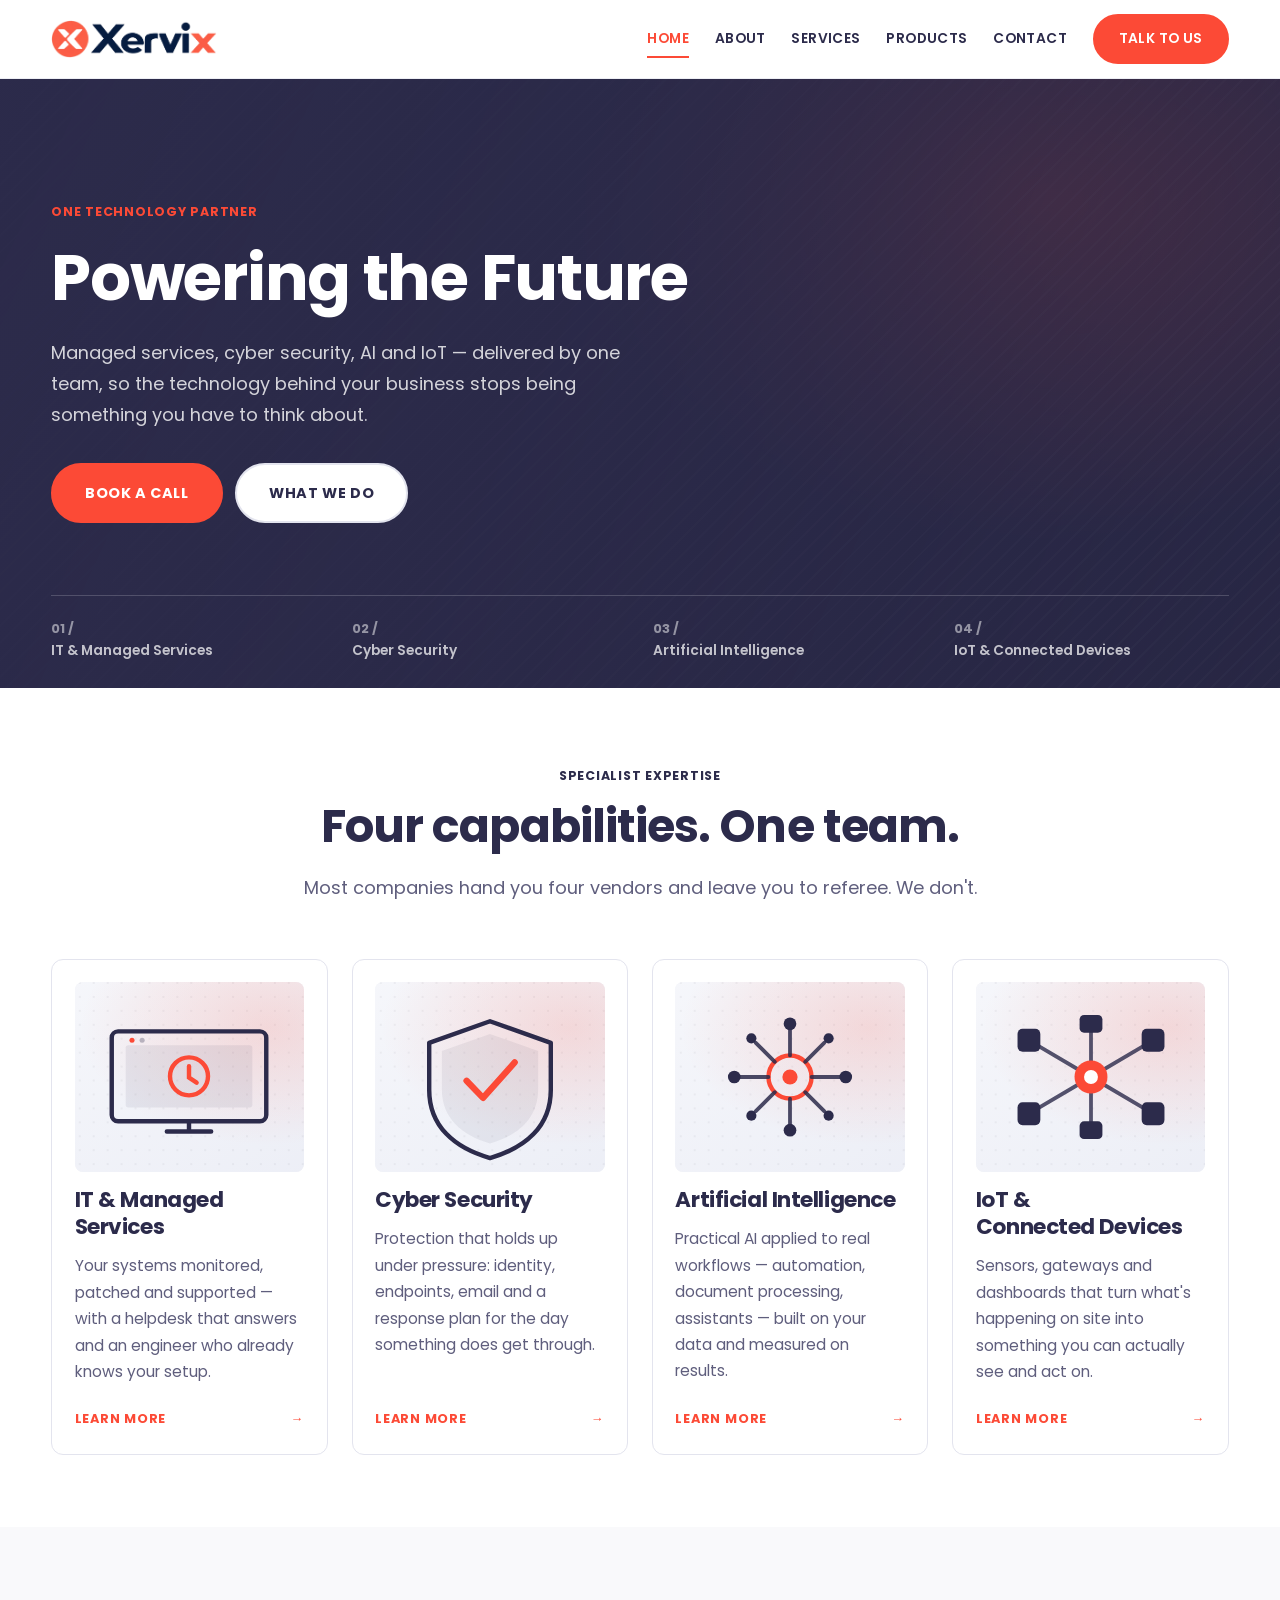
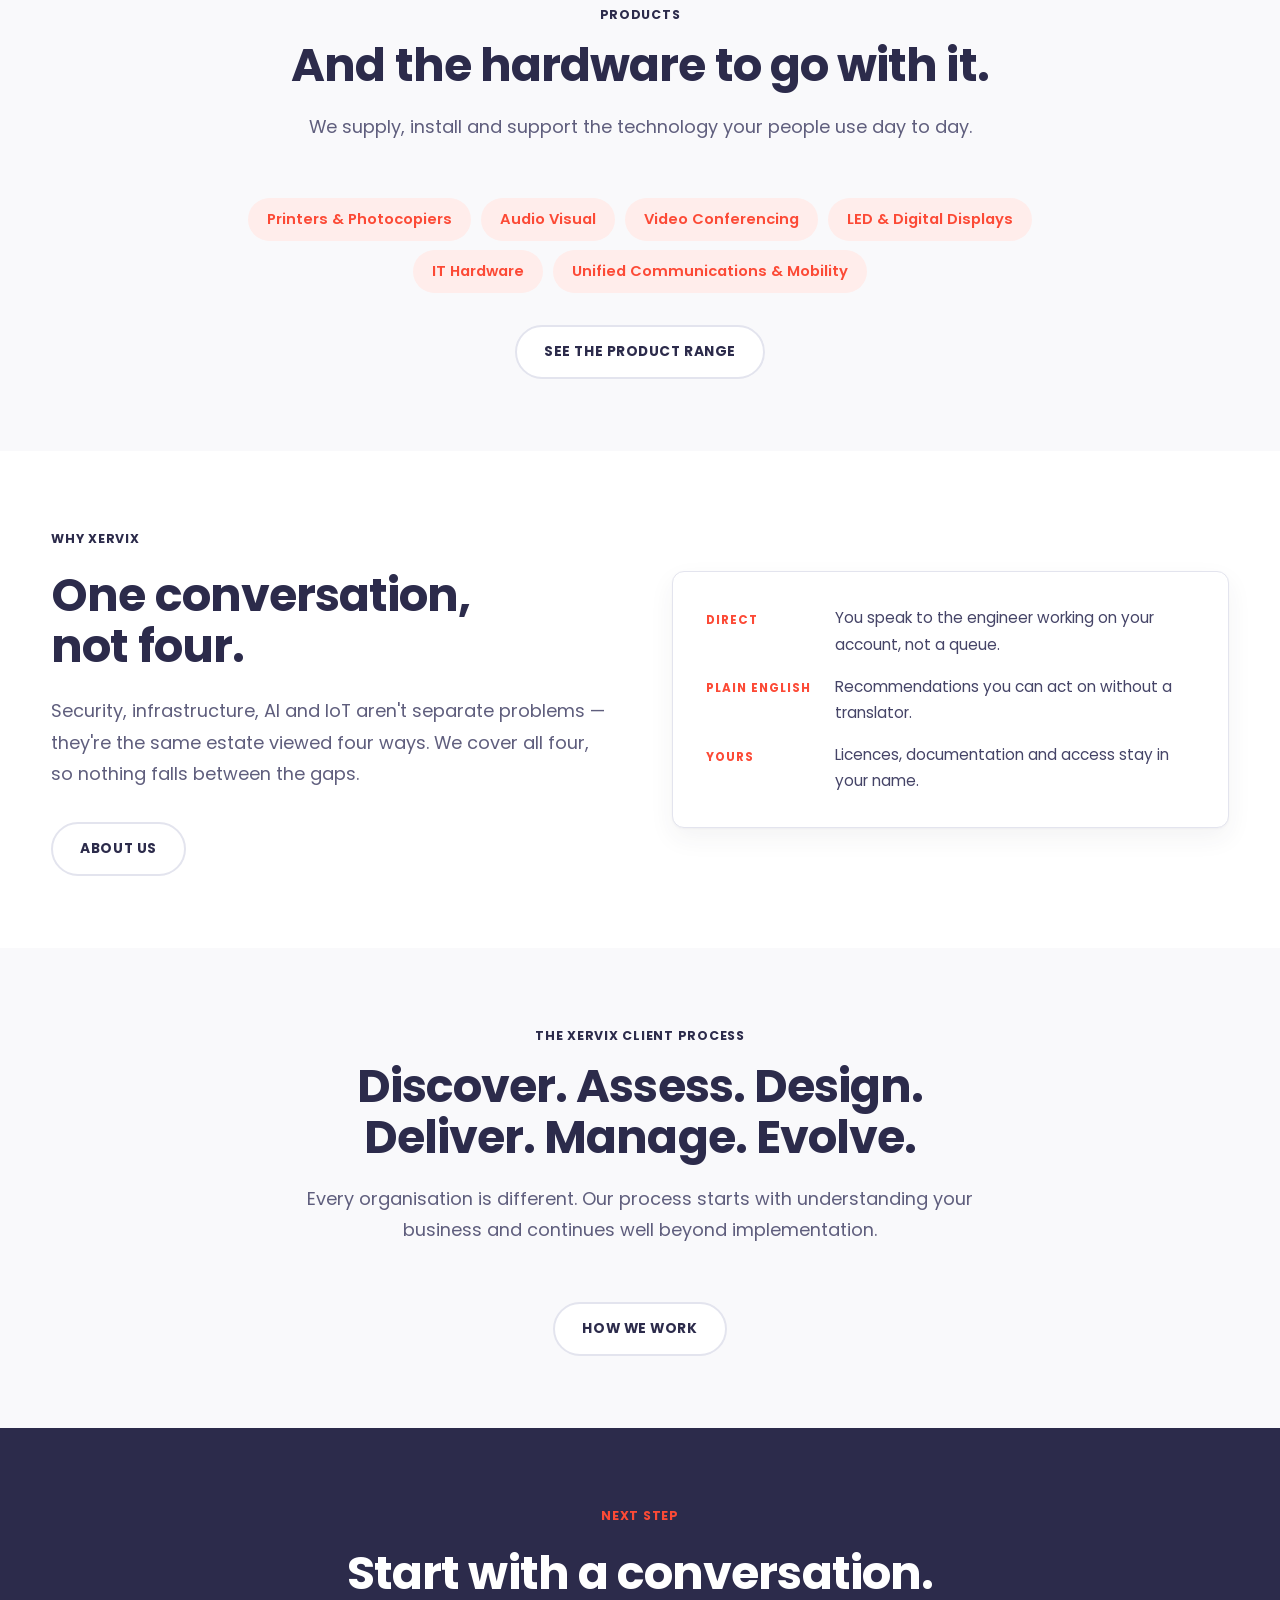
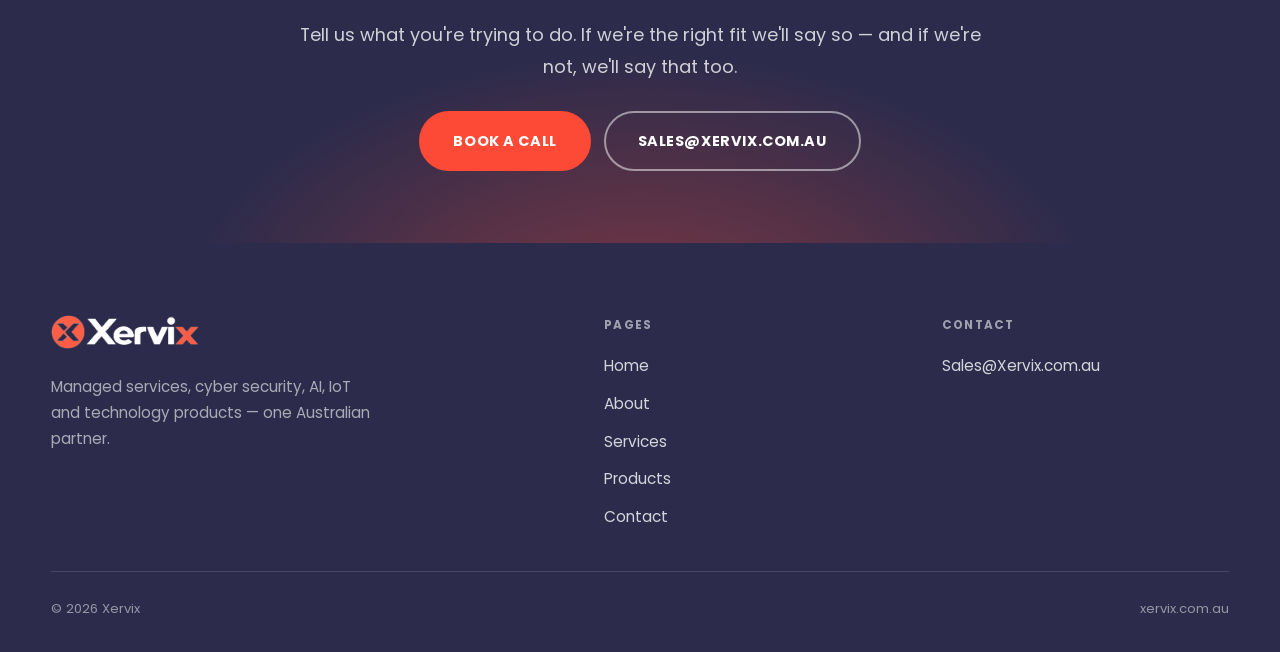
<file: index.html>
<!doctype html>
<html lang="en">
<head>
<meta charset="utf-8">
<meta name="viewport" content="width=device-width, initial-scale=1">
<title>Xervix — Managed Services, Cyber Security, AI &amp; IoT</title>
<meta name="description" content="Xervix partners with Australian organisations to deliver managed IT, cyber security, AI and IoT — plus printers, AV, displays and IT hardware. Technology built around your business.">
<link rel="canonical" href="https://www.xervix.com.au/">
<meta name="robots" content="index, follow">
<meta name="theme-color" content="#2c2b4b">

<meta property="og:type" content="website">
<meta property="og:title" content="Xervix — Managed Services, Cyber Security, AI &amp; IoT">
<meta property="og:description" content="A technology company delivering IT and managed services, cyber security, and AI and IoT solutions.">
<meta property="og:url" content="https://www.xervix.com.au/">
<meta property="og:site_name" content="Xervix">
<meta name="twitter:card" content="summary_large_image">

<link rel="preconnect" href="https://fonts.googleapis.com">
<link rel="preconnect" href="https://fonts.gstatic.com" crossorigin>
<link href="https://fonts.googleapis.com/css2?family=Poppins:wght@400;500;600;700&display=swap" rel="stylesheet">
<link rel="icon" type="image/png" href="assets/logo-mark.png">
<link rel="stylesheet" href="assets/styles.css">

<script type="application/ld+json">
{
  "@context": "https://schema.org",
  "@type": "Organization",
  "name": "Xervix",
  "description": "Technology company specialising in IT and managed services, cyber security, and AI and IoT solutions.",
  "url": "https://www.xervix.com.au/",
  "email": "Sales@Xervix.com.au",
  "sameAs": []
}
</script>
</head>
<body>
<a class="skip" href="#main">Skip to content</a>


<header class="site-head">
  <div class="wrap head-in">
    <a class="brand" href="index.html"><img src="assets/logo-xervix.png" alt="Xervix" width="1455" height="334"></a>
    <button class="burger" aria-label="Menu" aria-expanded="false" aria-controls="nav">
      <span></span><span></span><span></span>
    </button>
    <nav class="nav" id="nav">
      <a href="index.html" aria-current="page">Home</a>
      <a href="about.html">About</a>
      <a href="services.html">Services</a>
      <a href="products.html">Products</a>
      <a href="contact.html">Contact</a>
      <a class="btn" href="contact.html">Talk to us</a>
    </nav>
  </div>
</header>

<main id="main">

  <section class="hero">
    <div class="hero-photo" aria-hidden="true"></div>
    <div class="wrap hero-in">
      <span class="tag">One technology partner</span>
      <h1 class="display">Powering the Future</h1>
      <p class="lede">Managed services, cyber security, AI and IoT — delivered by one team, so the technology behind your business stops being something you have to think about.</p>
      <div class="hero-actions">
        <a class="btn btn--lg" href="contact.html">Book a call</a>
        <a class="btn btn--ghost btn--lg" href="services.html">What we do</a>
      </div>

      <nav class="hero-strip" aria-label="Our capabilities">
        <a class="pillar" href="services.html#it"><span class="idx">01 /</span>IT &amp; Managed Services</a>
        <a class="pillar" href="services.html#security"><span class="idx">02 /</span>Cyber Security</a>
        <a class="pillar" href="services.html#ai"><span class="idx">03 /</span>Artificial Intelligence</a>
        <a class="pillar" href="services.html#iot"><span class="idx">04 /</span>IoT &amp; Connected Devices</a>
      </nav>
    </div>
  </section>

  <section class="sect">
    <div class="wrap">
      <div class="sect-head" data-rise="0">
        <div>
          <span class="tag">Specialist expertise</span>
          <h2 class="h-sect">Four capabilities. One team.</h2>
        </div>
        <p class="lede">Most companies hand you four vendors and leave you to referee. We don't.</p>
      </div>

      <div class="grid-3">
        <article class="card" data-rise="0">
          <div class="thumb"><img src="assets/img/svc-it.svg" alt="Managed IT support" width="480" height="300" loading="lazy"></div>
          <h3 class="h-card">IT &amp; Managed Services</h3>
          <p>Your systems monitored, patched and supported — with a helpdesk that answers and an engineer who already knows your setup.</p>
          <a class="card-link" href="services.html#it">Learn more <span class="arw">&rarr;</span></a>
        </article>

        <article class="card" data-rise="80">
          <div class="thumb"><img src="assets/img/svc-security.svg" alt="Cyber security" width="480" height="300" loading="lazy"></div>
          <h3 class="h-card">Cyber Security</h3>
          <p>Protection that holds up under pressure: identity, endpoints, email and a response plan for the day something does get through.</p>
          <a class="card-link" href="services.html#security">Learn more <span class="arw">&rarr;</span></a>
        </article>

        <article class="card" data-rise="160">
          <div class="thumb"><img src="assets/img/svc-ai.svg" alt="Artificial intelligence" width="480" height="300" loading="lazy"></div>
          <h3 class="h-card">Artificial Intelligence</h3>
          <p>Practical AI applied to real workflows — automation, document processing, assistants — built on your data and measured on results.</p>
          <a class="card-link" href="services.html#ai">Learn more <span class="arw">&rarr;</span></a>
        </article>

        <article class="card" data-rise="240">
          <div class="thumb"><img src="assets/img/svc-iot.svg" alt="IoT and connected devices" width="480" height="300" loading="lazy"></div>
          <h3 class="h-card">IoT &amp; Connected Devices</h3>
          <p>Sensors, gateways and dashboards that turn what's happening on site into something you can actually see and act on.</p>
          <a class="card-link" href="services.html#iot">Learn more <span class="arw">&rarr;</span></a>
        </article>
      </div>
    </div>
  </section>

  <section class="sect sect--tint">
    <div class="wrap">
      <div class="sect-head" data-rise="0">
        <div>
          <span class="tag">Products</span>
          <h2 class="h-sect">And the hardware to go with it.</h2>
        </div>
        <p class="lede">We supply, install and support the technology your people use day to day.</p>
      </div>
      <ul class="chips chips--center" data-rise="0">
        <li>Printers &amp; Photocopiers</li>
        <li>Audio Visual</li>
        <li>Video Conferencing</li>
        <li>LED &amp; Digital Displays</li>
        <li>IT Hardware</li>
        <li>Unified Communications &amp; Mobility</li>
      </ul>
      <div class="hero-actions" style="justify-content:center" data-rise="60">
        <a class="btn btn--ghost" href="products.html">See the product range</a>
      </div>
    </div>
  </section>

  <section class="sect">
    <div class="wrap split">
      <div data-rise="0">
        <span class="tag">Why Xervix</span>
        <h2 class="h-sect" style="margin:1.1rem 0 1.4rem">One conversation,<br>not four.</h2>
        <p class="lede">Security, infrastructure, AI and IoT aren't separate problems — they're the same estate viewed four ways. We cover all four, so nothing falls between the gaps.</p>
        <div class="hero-actions">
          <a class="btn btn--ghost" href="about.html">About us</a>
        </div>
      </div>
      <div class="frame" data-rise="120">
        <dl>
          <dt>Direct</dt><dd>You speak to the engineer working on your account, not a queue.</dd>
          <dt>Plain English</dt><dd>Recommendations you can act on without a translator.</dd>
          <dt>Yours</dt><dd>Licences, documentation and access stay in your name.</dd>
        </dl>
      </div>
    </div>
  </section>

  <section class="sect sect--tint">
    <div class="wrap">
      <div class="sect-head" data-rise="0">
        <div>
          <span class="tag">The Xervix client process</span>
          <h2 class="h-sect">Discover. Assess. Design.<br>Deliver. Manage. Evolve.</h2>
        </div>
        <p class="lede">Every organisation is different. Our process starts with understanding your business and continues well beyond implementation.</p>
      </div>
      <div class="hero-actions" style="justify-content:center" data-rise="60">
        <a class="btn btn--ghost" href="about.html#process">How we work</a>
      </div>
    </div>
  </section>

  <section class="cta">
    <div class="wrap">
      <span class="tag" style="justify-content:center">Next step</span>
      <h2 class="h-sect" style="margin:1.2rem 0 1.2rem">Start with a conversation.</h2>
      <p class="lede">Tell us what you're trying to do. If we're the right fit we'll say so — and if we're not, we'll say that too.</p>
      <div class="hero-actions">
        <a class="btn btn--solid btn--lg" href="contact.html">Book a call</a>
        <a class="btn btn--ghost btn--lg" href="mailto:Sales@Xervix.com.au">Sales@Xervix.com.au</a>
      </div>
    </div>
  </section>

</main>

<footer class="site-foot">
  <div class="wrap">
    <div class="foot-grid">
      <div>
        <a class="brand" href="index.html"><img src="assets/logo-xervix-light.png" alt="Xervix" width="1455" height="334"></a>
        <p class="muted" style="margin-top:1rem;max-width:36ch;font-size:0.95rem">Managed services, cyber security, AI, IoT and technology products — one Australian partner.</p>
      </div>
      <div>
        <h5>Pages</h5>
        <ul>
          <li><a href="index.html">Home</a></li>
          <li><a href="about.html">About</a></li>
          <li><a href="services.html">Services</a></li>
          <li><a href="products.html">Products</a></li>
          <li><a href="contact.html">Contact</a></li>
        </ul>
      </div>
      <div>
        <h5>Contact</h5>
        <ul>
          <li><a href="mailto:Sales@Xervix.com.au">Sales@Xervix.com.au</a></li>
        </ul>
      </div>
    </div>
    <div class="foot-bar">
      <span>© <span id="year">2026</span> Xervix</span>
      <span>xervix.com.au</span>
    </div>
  </div>
</footer>

<script src="assets/main.js"></script>
</body>
</html>
</file>
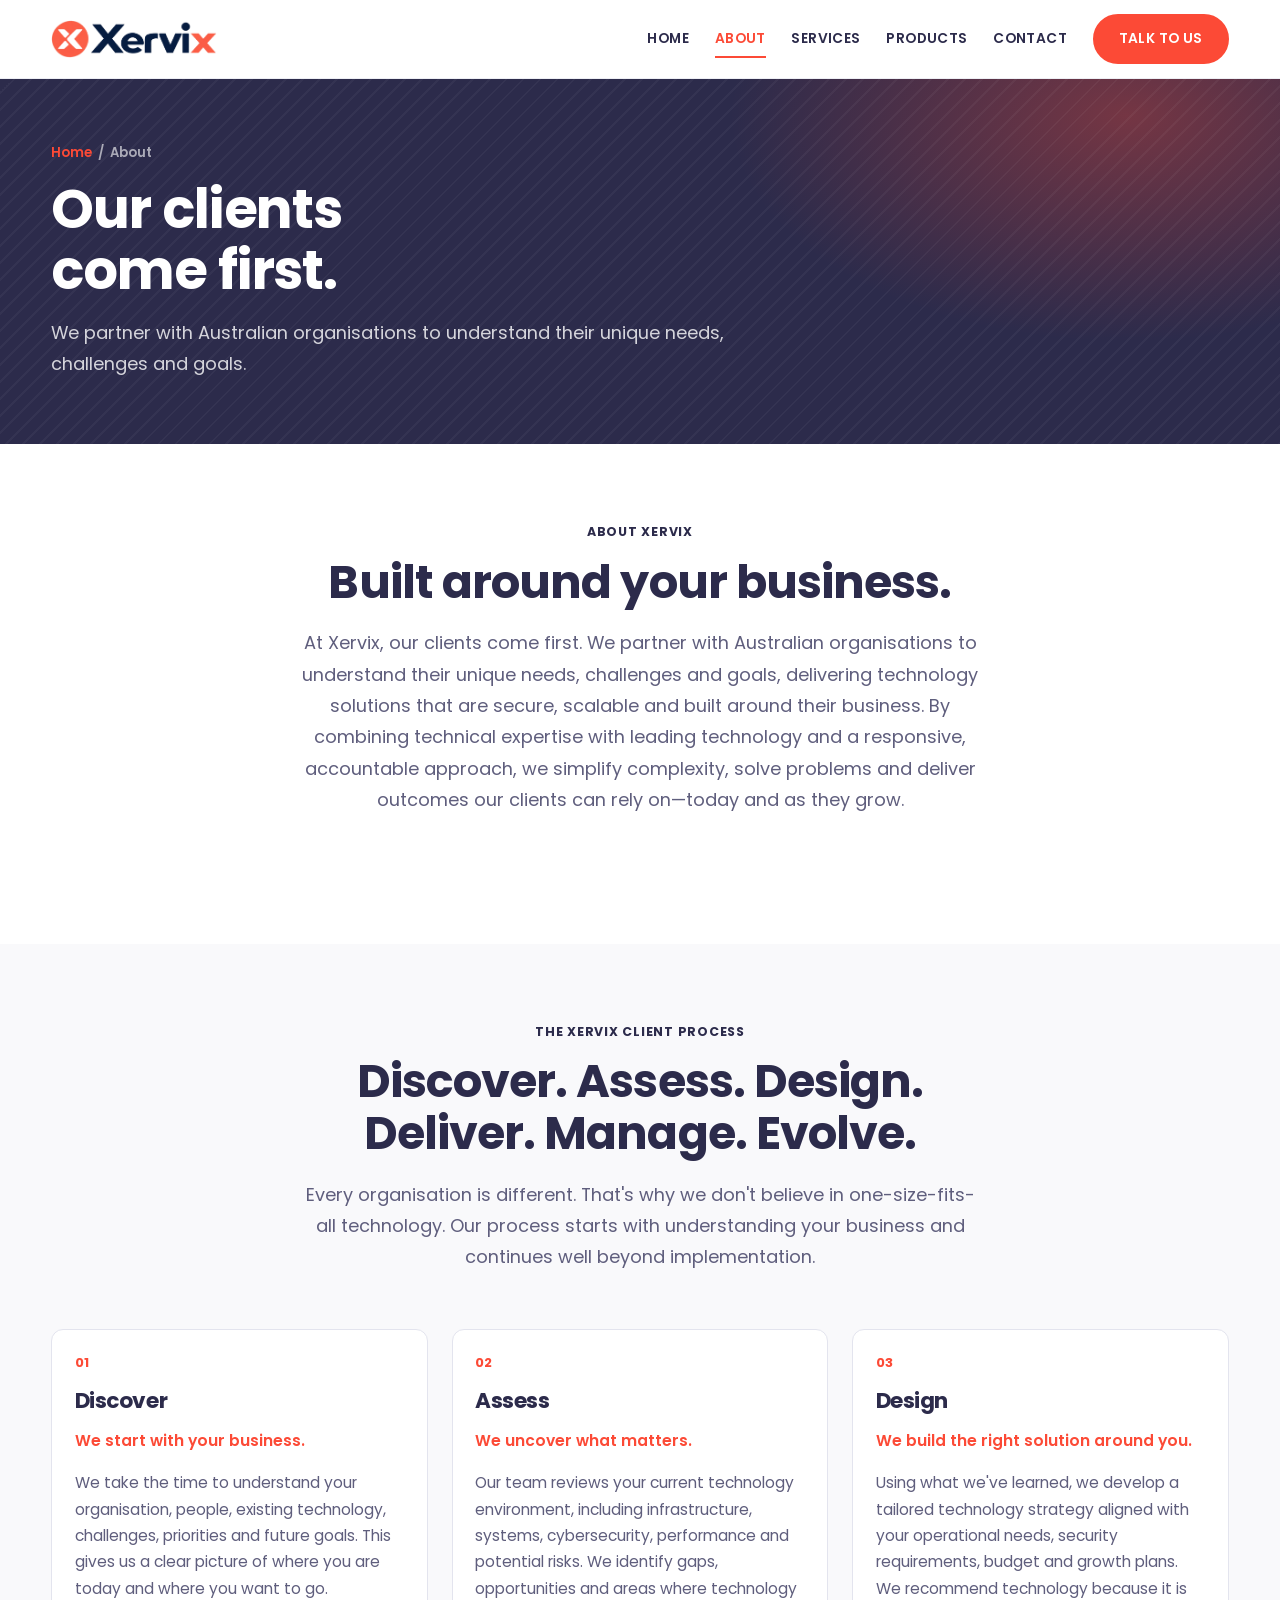
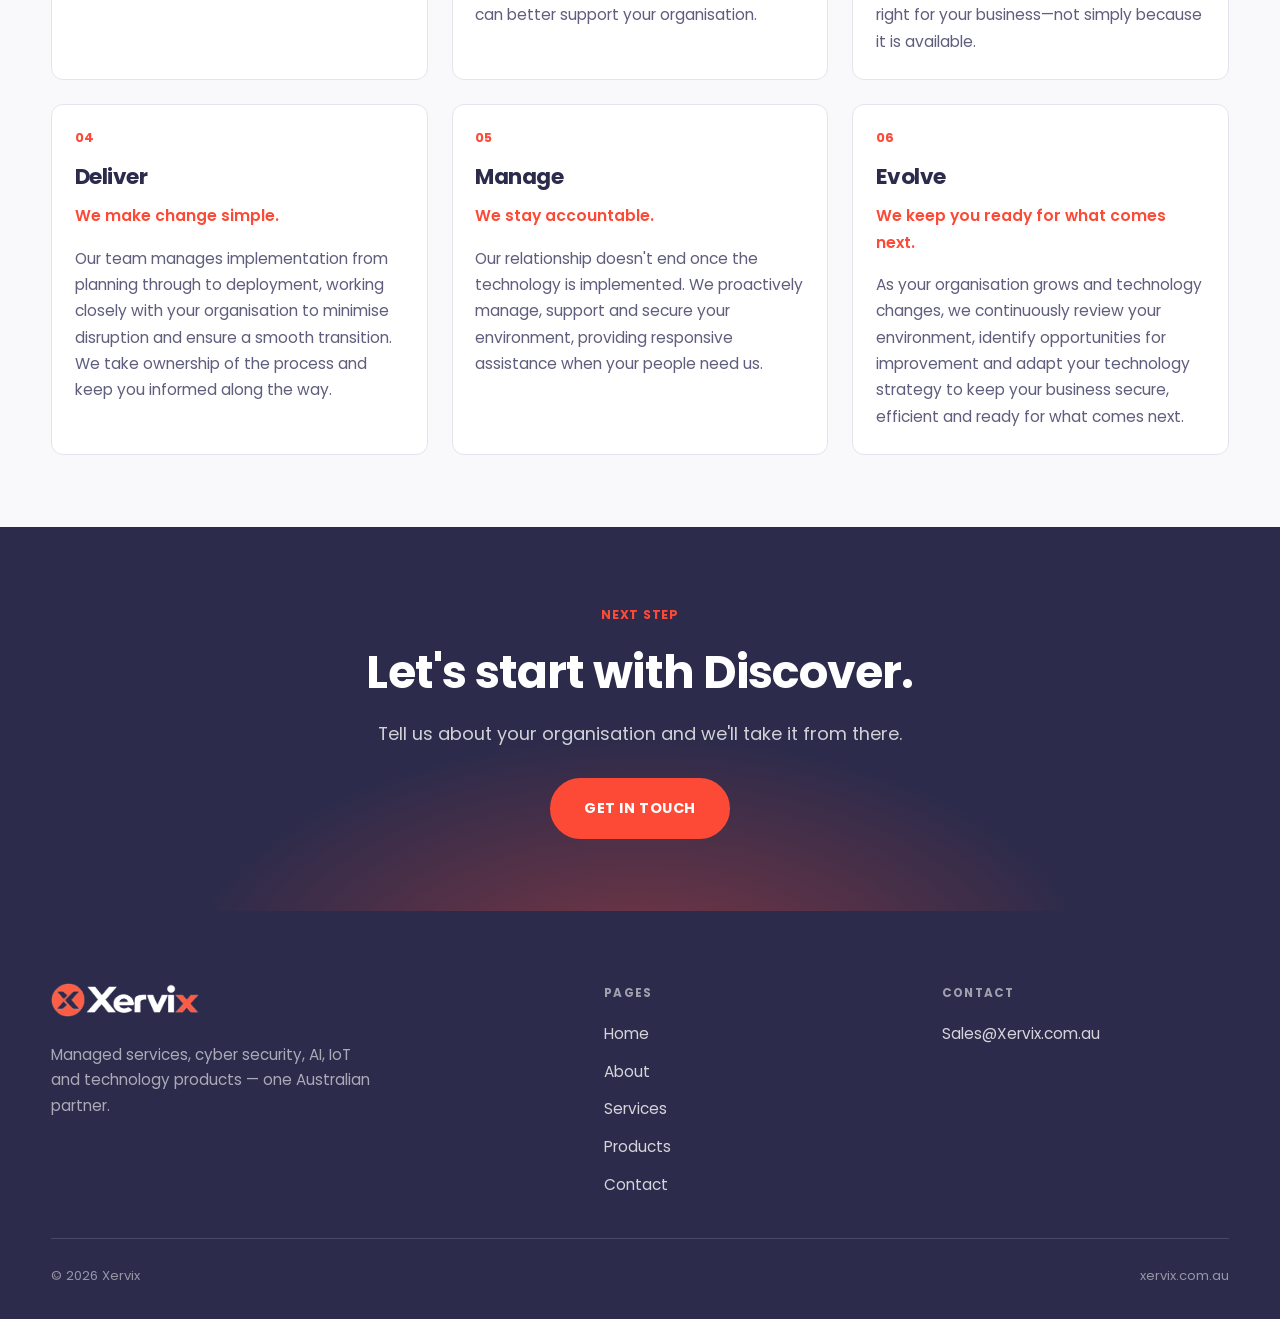
<file: about.html>
<!doctype html>
<html lang="en">
<head>
<meta charset="utf-8">
<meta name="viewport" content="width=device-width, initial-scale=1">
<title>About — Xervix</title>
<meta name="description" content="At Xervix, our clients come first. We partner with Australian organisations to deliver technology solutions that are secure, scalable and built around their business.">
<link rel="canonical" href="https://www.xervix.com.au/about.html">
<meta name="robots" content="index, follow">
<meta name="theme-color" content="#2c2b4b">

<meta property="og:type" content="website">
<meta property="og:title" content="About — Xervix">
<meta property="og:description" content="We partner with Australian organisations to deliver technology that is secure, scalable and built around their business.">
<meta property="og:url" content="https://www.xervix.com.au/about.html">
<meta property="og:site_name" content="Xervix">
<meta name="twitter:card" content="summary_large_image">

<link rel="preconnect" href="https://fonts.googleapis.com">
<link rel="preconnect" href="https://fonts.gstatic.com" crossorigin>
<link href="https://fonts.googleapis.com/css2?family=Poppins:wght@400;500;600;700&display=swap" rel="stylesheet">
<link rel="icon" type="image/png" href="assets/logo-mark.png">
<link rel="stylesheet" href="assets/styles.css">
</head>
<body>
<a class="skip" href="#main">Skip to content</a>


<header class="site-head">
  <div class="wrap head-in">
    <a class="brand" href="index.html"><img src="assets/logo-xervix.png" alt="Xervix" width="1455" height="334"></a>
    <button class="burger" aria-label="Menu" aria-expanded="false" aria-controls="nav">
      <span></span><span></span><span></span>
    </button>
    <nav class="nav" id="nav">
      <a href="index.html">Home</a>
      <a href="about.html" aria-current="page">About</a>
      <a href="services.html">Services</a>
      <a href="products.html">Products</a>
      <a href="contact.html">Contact</a>
      <a class="btn" href="contact.html">Talk to us</a>
    </nav>
  </div>
</header>

<main id="main">

  <section class="pagehead">
    <div class="wrap">
      <p class="crumb"><a href="index.html">Home</a> &nbsp;/&nbsp; About</p>
      <h1>Our clients<br>come first.</h1>
      <p class="lede">We partner with Australian organisations to understand their unique needs, challenges and goals.</p>
    </div>
  </section>

  <section class="sect">
    <div class="wrap">
      <div class="sect-head" data-rise="0">
        <div>
          <span class="tag">About Xervix</span>
          <h2 class="h-sect">Built around your business.</h2>
        </div>
        <p class="lede">At Xervix, our clients come first. We partner with Australian organisations to understand their unique needs, challenges and goals, delivering technology solutions that are secure, scalable and built around their business. By combining technical expertise with leading technology and a responsive, accountable approach, we simplify complexity, solve problems and deliver outcomes our clients can rely on—today and as they grow.</p>
      </div>
    </div>
  </section>

  <section class="sect sect--tint" id="process">
    <div class="wrap">
      <div class="sect-head" data-rise="0">
        <div>
          <span class="tag">The Xervix client process</span>
          <h2 class="h-sect">Discover. Assess. Design.<br>Deliver. Manage. Evolve.</h2>
        </div>
        <p class="lede">Every organisation is different. That's why we don't believe in one-size-fits-all technology. Our process starts with understanding your business and continues well beyond implementation.</p>
      </div>

      <div class="grid-3 grid-3--trio">
        <article class="card" data-rise="0">
          <div class="card-top"><span class="idx">01</span></div>
          <h3 class="h-card">Discover</h3>
          <p class="step-lead">We start with your business.</p>
          <p>We take the time to understand your organisation, people, existing technology, challenges, priorities and future goals. This gives us a clear picture of where you are today and where you want to go.</p>
        </article>

        <article class="card" data-rise="60">
          <div class="card-top"><span class="idx">02</span></div>
          <h3 class="h-card">Assess</h3>
          <p class="step-lead">We uncover what matters.</p>
          <p>Our team reviews your current technology environment, including infrastructure, systems, cybersecurity, performance and potential risks. We identify gaps, opportunities and areas where technology can better support your organisation.</p>
        </article>

        <article class="card" data-rise="120">
          <div class="card-top"><span class="idx">03</span></div>
          <h3 class="h-card">Design</h3>
          <p class="step-lead">We build the right solution around you.</p>
          <p>Using what we've learned, we develop a tailored technology strategy aligned with your operational needs, security requirements, budget and growth plans. We recommend technology because it is right for your business—not simply because it is available.</p>
        </article>

        <article class="card" data-rise="180">
          <div class="card-top"><span class="idx">04</span></div>
          <h3 class="h-card">Deliver</h3>
          <p class="step-lead">We make change simple.</p>
          <p>Our team manages implementation from planning through to deployment, working closely with your organisation to minimise disruption and ensure a smooth transition. We take ownership of the process and keep you informed along the way.</p>
        </article>

        <article class="card" data-rise="240">
          <div class="card-top"><span class="idx">05</span></div>
          <h3 class="h-card">Manage</h3>
          <p class="step-lead">We stay accountable.</p>
          <p>Our relationship doesn't end once the technology is implemented. We proactively manage, support and secure your environment, providing responsive assistance when your people need us.</p>
        </article>

        <article class="card" data-rise="300">
          <div class="card-top"><span class="idx">06</span></div>
          <h3 class="h-card">Evolve</h3>
          <p class="step-lead">We keep you ready for what comes next.</p>
          <p>As your organisation grows and technology changes, we continuously review your environment, identify opportunities for improvement and adapt your technology strategy to keep your business secure, efficient and ready for what comes next.</p>
        </article>
      </div>
    </div>
  </section>

  <section class="cta">
    <div class="wrap">
      <span class="tag">Next step</span>
      <h2 class="h-sect" style="margin:1.2rem 0 1.2rem">Let's start with Discover.</h2>
      <p class="lede">Tell us about your organisation and we'll take it from there.</p>
      <div class="hero-actions">
        <a class="btn btn--lg" href="contact.html">Get in touch</a>
      </div>
    </div>
  </section>

</main>

<footer class="site-foot">
  <div class="wrap">
    <div class="foot-grid">
      <div>
        <a class="brand" href="index.html"><img src="assets/logo-xervix-light.png" alt="Xervix" width="1455" height="334"></a>
        <p class="muted" style="margin-top:1rem;max-width:36ch;font-size:0.95rem">Managed services, cyber security, AI, IoT and technology products — one Australian partner.</p>
      </div>
      <div>
        <h5>Pages</h5>
        <ul>
          <li><a href="index.html">Home</a></li>
          <li><a href="about.html">About</a></li>
          <li><a href="services.html">Services</a></li>
          <li><a href="products.html">Products</a></li>
          <li><a href="contact.html">Contact</a></li>
        </ul>
      </div>
      <div>
        <h5>Contact</h5>
        <ul>
          <li><a href="mailto:Sales@Xervix.com.au">Sales@Xervix.com.au</a></li>
        </ul>
      </div>
    </div>
    <div class="foot-bar">
      <span>© <span id="year">2026</span> Xervix</span>
      <span>xervix.com.au</span>
    </div>
  </div>
</footer>

<script src="assets/main.js"></script>
</body>
</html>
</file>
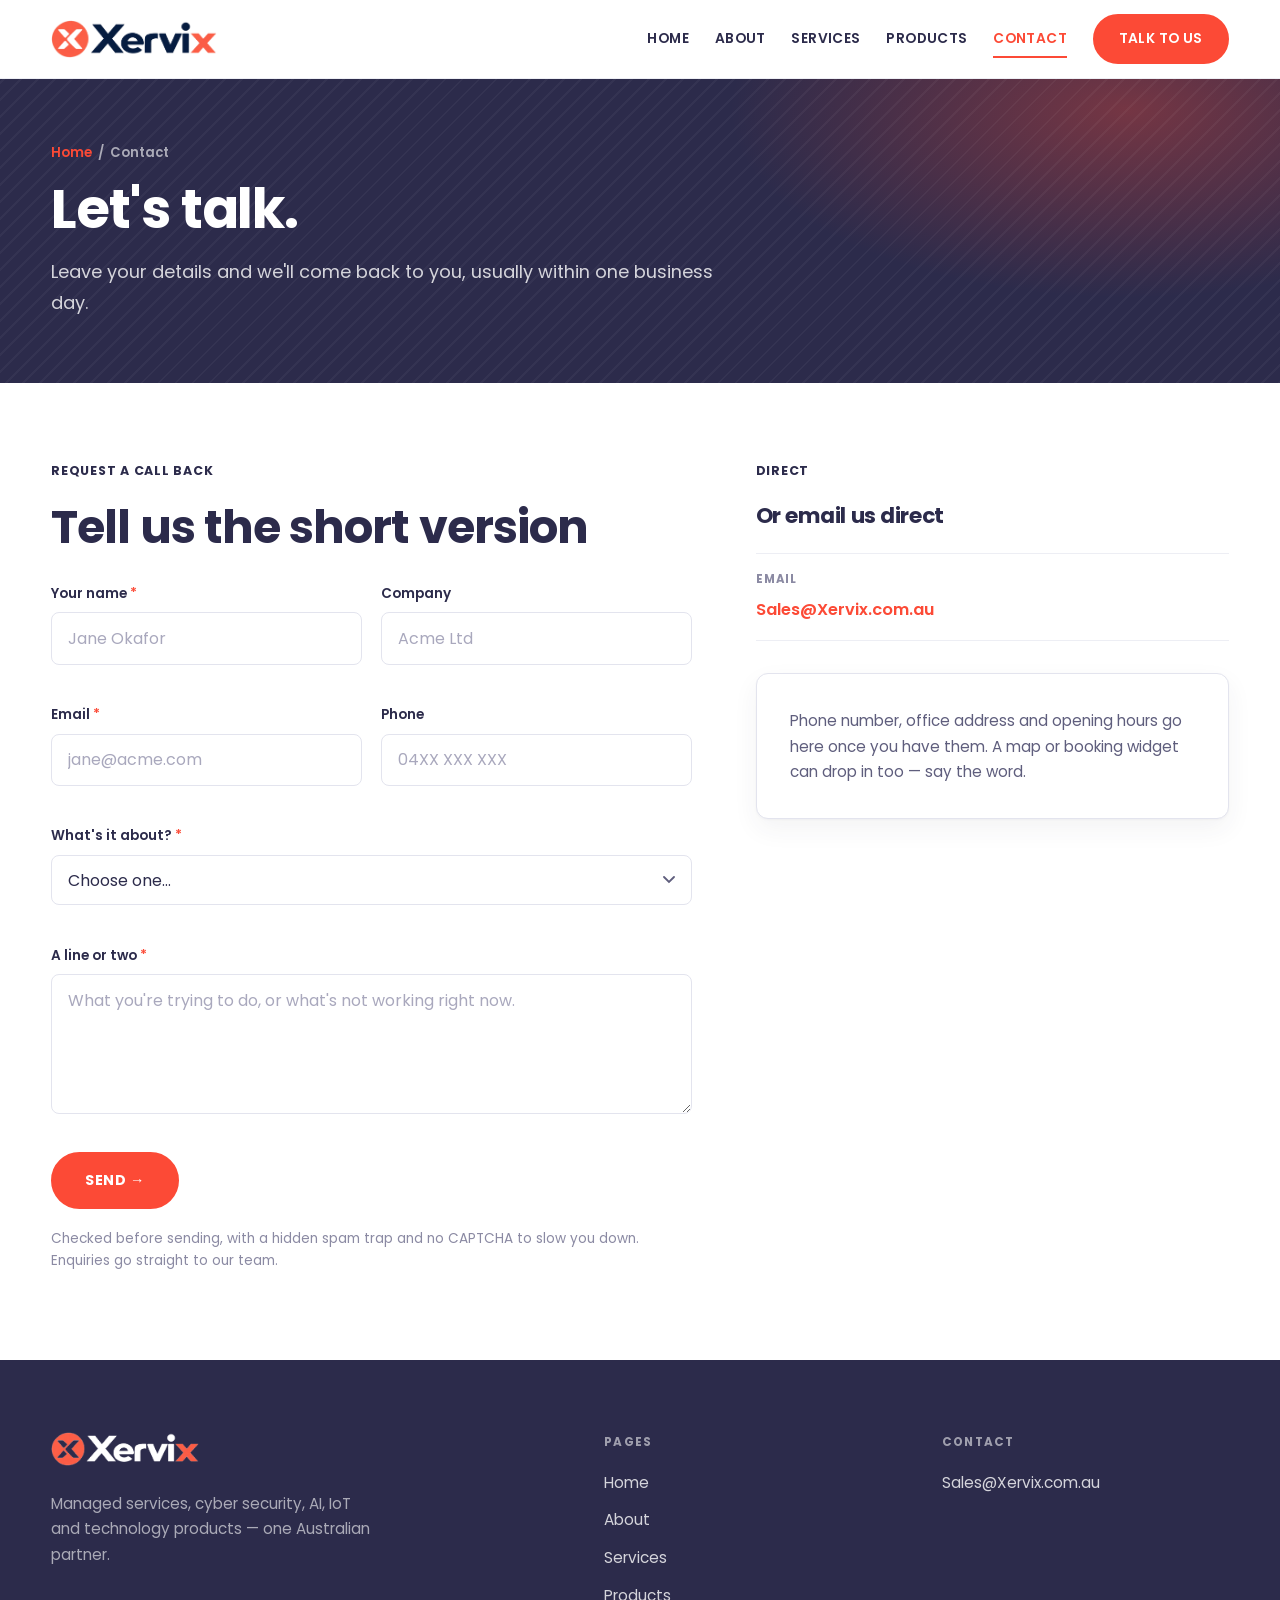
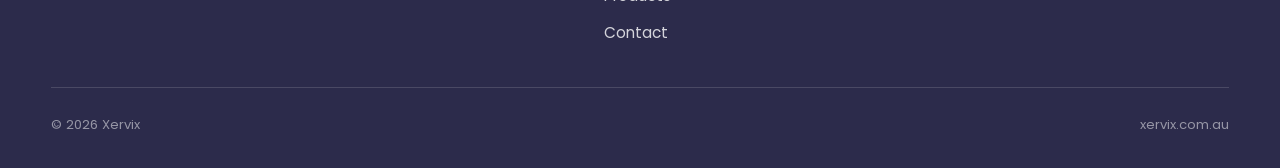
<file: contact.html>
<!doctype html>
<html lang="en">
<head>
<meta charset="utf-8">
<meta name="viewport" content="width=device-width, initial-scale=1">
<title>Contact — Xervix</title>
<meta name="description" content="Talk to Xervix about managed services, cyber security, AI, IoT or technology products. Send us a message and we'll come back within one business day.">
<link rel="canonical" href="https://www.xervix.com.au/contact.html">
<meta name="robots" content="index, follow">
<meta name="theme-color" content="#2c2b4b">

<meta property="og:type" content="website">
<meta property="og:title" content="Contact — Xervix">
<meta property="og:description" content="Send us a message and we'll come back within one business day.">
<meta property="og:url" content="https://www.xervix.com.au/contact.html">
<meta property="og:site_name" content="Xervix">
<meta name="twitter:card" content="summary_large_image">

<link rel="preconnect" href="https://fonts.googleapis.com">
<link rel="preconnect" href="https://fonts.gstatic.com" crossorigin>
<link href="https://fonts.googleapis.com/css2?family=Poppins:wght@400;500;600;700&display=swap" rel="stylesheet">
<link rel="icon" type="image/png" href="assets/logo-mark.png">
<link rel="stylesheet" href="assets/styles.css">

<script type="application/ld+json">
{
  "@context": "https://schema.org",
  "@type": "ContactPage",
  "name": "Contact Xervix",
  "url": "https://www.xervix.com.au/contact.html"
}
</script>
</head>
<body>
<a class="skip" href="#main">Skip to content</a>


<header class="site-head">
  <div class="wrap head-in">
    <a class="brand" href="index.html"><img src="assets/logo-xervix.png" alt="Xervix" width="1455" height="334"></a>
    <button class="burger" aria-label="Menu" aria-expanded="false" aria-controls="nav">
      <span></span><span></span><span></span>
    </button>
    <nav class="nav" id="nav">
      <a href="index.html">Home</a>
      <a href="about.html">About</a>
      <a href="services.html">Services</a>
      <a href="products.html">Products</a>
      <a href="contact.html" aria-current="page">Contact</a>
      <a class="btn" href="contact.html">Talk to us</a>
    </nav>
  </div>
</header>

<main id="main">

  <section class="pagehead">
    <div class="wrap">
      <p class="crumb"><a href="index.html">Home</a> &nbsp;/&nbsp; Contact</p>
      <h1>Let's talk.</h1>
      <p class="lede">Leave your details and we'll come back to you, usually within one business day.</p>
    </div>
  </section>

  <section class="sect">
    <div class="wrap form-grid">

      <div data-rise="0">
        <span class="tag">Request a call back</span>
        <h2 class="h-sect" style="margin:1.1rem 0 1.8rem">Tell us the short version</h2>

        <div class="form-status" id="form-status" role="status" tabindex="-1"></div>

        <form class="contact" novalidate>
          <div class="field--row">
            <div class="field">
              <label for="name">Your name <span class="req">*</span></label>
              <input type="text" id="name" name="name" autocomplete="name" placeholder="Jane Okafor" required>
              <span class="err" id="name-err" aria-live="polite"></span>
            </div>
            <div class="field">
              <label for="company">Company</label>
              <input type="text" id="company" name="company" autocomplete="organization" placeholder="Acme Ltd">
              <span class="err" id="company-err" aria-live="polite"></span>
            </div>
          </div>

          <div class="field--row">
            <div class="field">
              <label for="email">Email <span class="req">*</span></label>
              <input type="email" id="email" name="email" autocomplete="email" placeholder="jane@acme.com" required>
              <span class="err" id="email-err" aria-live="polite"></span>
            </div>
            <div class="field">
              <label for="phone">Phone</label>
              <input type="tel" id="phone" name="phone" autocomplete="tel" placeholder="04XX XXX XXX">
              <span class="err" id="phone-err" aria-live="polite"></span>
            </div>
          </div>

          <div class="field">
            <label for="topic">What's it about? <span class="req">*</span></label>
            <select id="topic" name="topic" required>
              <option value="">Choose one…</option>
              <option>IT &amp; managed services</option>
              <option>Cyber security</option>
              <option>Artificial intelligence</option>
              <option>IoT &amp; connected devices</option>
              <option>Products &amp; hardware</option>
              <option>Not sure yet</option>
            </select>
            <span class="err" id="topic-err" aria-live="polite"></span>
          </div>

          <div class="field">
            <label for="message">A line or two <span class="req">*</span></label>
            <textarea id="message" name="message" placeholder="What you're trying to do, or what's not working right now." required></textarea>
            <span class="err" id="message-err" aria-live="polite"></span>
          </div>

          <div class="hp" aria-hidden="true">
            <label for="website">Leave this empty</label>
            <input type="text" id="website" name="website" tabindex="-1" autocomplete="off">
          </div>

          <div>
            <button type="submit" class="btn btn--solid btn--lg">Send →</button>
          </div>

          <p class="form-note">Checked before sending, with a hidden spam trap and no CAPTCHA to slow you down. Enquiries go straight to our team.</p>
        </form>
      </div>

      <aside data-rise="120">
        <span class="tag">Direct</span>
        <h2 class="h-card" style="margin:1.1rem 0 1.5rem">Or email us direct</h2>
        <ul class="contact-list">
          <li>
            <span class="k">Email</span>
            <span class="v"><a href="mailto:Sales@Xervix.com.au">Sales@Xervix.com.au</a></span>
          </li>
        </ul>

        <div class="frame" style="margin-top:2rem">
          <p style="margin:0;font-size:0.95rem" class="muted">Phone number, office address and opening hours go here once you have them. A map or booking widget can drop in too — say the word.</p>
        </div>
      </aside>

    </div>
  </section>

</main>

<footer class="site-foot">
  <div class="wrap">
    <div class="foot-grid">
      <div>
        <a class="brand" href="index.html"><img src="assets/logo-xervix-light.png" alt="Xervix" width="1455" height="334"></a>
        <p class="muted" style="margin-top:1rem;max-width:36ch;font-size:0.95rem">Managed services, cyber security, AI, IoT and technology products — one Australian partner.</p>
      </div>
      <div>
        <h5>Pages</h5>
        <ul>
          <li><a href="index.html">Home</a></li>
          <li><a href="about.html">About</a></li>
          <li><a href="services.html">Services</a></li>
          <li><a href="products.html">Products</a></li>
          <li><a href="contact.html">Contact</a></li>
        </ul>
      </div>
      <div>
        <h5>Contact</h5>
        <ul>
          <li><a href="mailto:Sales@Xervix.com.au">Sales@Xervix.com.au</a></li>
        </ul>
      </div>
    </div>
    <div class="foot-bar">
      <span>© <span id="year">2026</span> Xervix</span>
      <span>xervix.com.au</span>
    </div>
  </div>
</footer>

<script src="assets/main.js"></script>
</body>
</html>
</file>
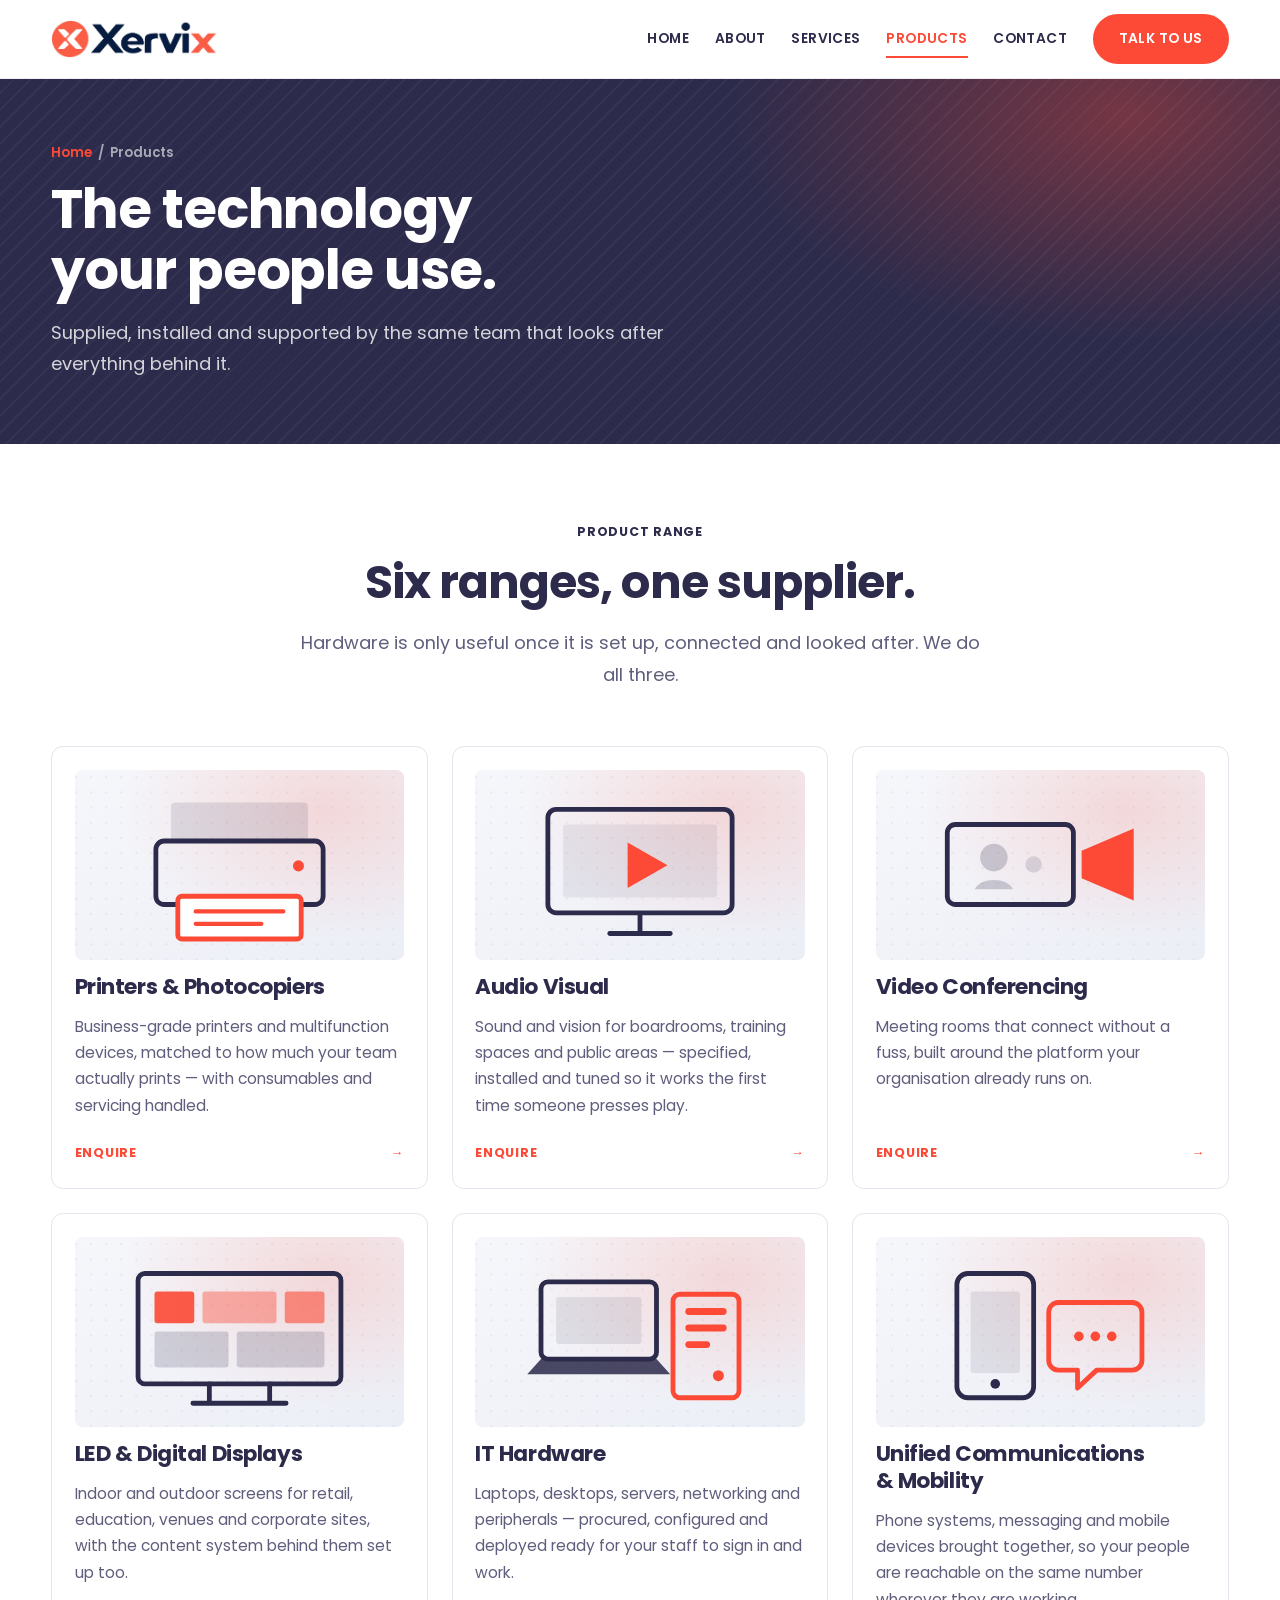
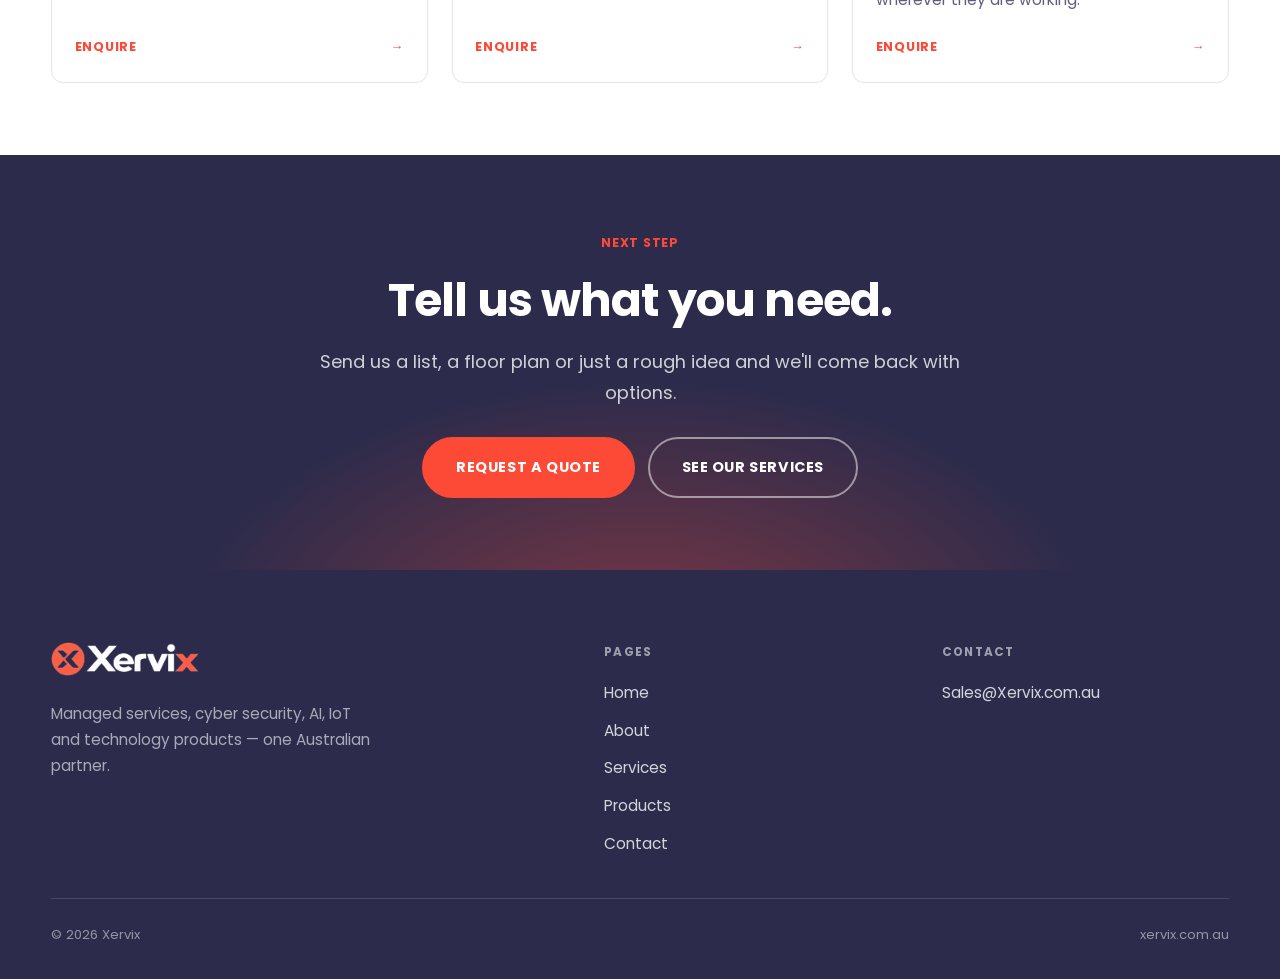
<file: products.html>
<!doctype html>
<html lang="en">
<head>
<meta charset="utf-8">
<meta name="viewport" content="width=device-width, initial-scale=1">
<title>Products — Printers, AV, Displays &amp; IT Hardware | Xervix</title>
<meta name="description" content="Printers and photocopiers, audio visual, video conferencing, LED and digital displays, IT hardware, and unified communications and mobility — supplied and supported by Xervix.">
<link rel="canonical" href="https://www.xervix.com.au/products.html">
<meta name="robots" content="index, follow">
<meta name="theme-color" content="#2c2b4b">

<meta property="og:type" content="website">
<meta property="og:title" content="Products — Xervix">
<meta property="og:description" content="Printers, audio visual, video conferencing, digital displays, IT hardware and unified communications.">
<meta property="og:url" content="https://www.xervix.com.au/products.html">
<meta property="og:site_name" content="Xervix">
<meta name="twitter:card" content="summary_large_image">

<link rel="preconnect" href="https://fonts.googleapis.com">
<link rel="preconnect" href="https://fonts.gstatic.com" crossorigin>
<link href="https://fonts.googleapis.com/css2?family=Poppins:wght@400;500;600;700&display=swap" rel="stylesheet">
<link rel="icon" type="image/png" href="assets/logo-mark.png">
<link rel="stylesheet" href="assets/styles.css">

<script type="application/ld+json">
{
  "@context": "https://schema.org",
  "@type": "ItemList",
  "name": "Xervix products",
  "itemListElement": [
    { "@type": "Thing", "position": 1, "name": "Printers & Photocopiers" },
    { "@type": "Thing", "position": 2, "name": "Audio Visual" },
    { "@type": "Thing", "position": 3, "name": "Video Conferencing" },
    { "@type": "Thing", "position": 4, "name": "LED & Digital Displays" },
    { "@type": "Thing", "position": 5, "name": "IT Hardware" },
    { "@type": "Thing", "position": 6, "name": "Unified Communications & Mobility" }
  ]
}
</script>
</head>
<body>
<a class="skip" href="#main">Skip to content</a>


<header class="site-head">
  <div class="wrap head-in">
    <a class="brand" href="index.html"><img src="assets/logo-xervix.png" alt="Xervix" width="1455" height="334"></a>
    <button class="burger" aria-label="Menu" aria-expanded="false" aria-controls="nav">
      <span></span><span></span><span></span>
    </button>
    <nav class="nav" id="nav">
      <a href="index.html">Home</a>
      <a href="about.html">About</a>
      <a href="services.html">Services</a>
      <a href="products.html" aria-current="page">Products</a>
      <a href="contact.html">Contact</a>
      <a class="btn" href="contact.html">Talk to us</a>
    </nav>
  </div>
</header>

<main id="main">

  <section class="pagehead">
    <div class="wrap">
      <p class="crumb"><a href="index.html">Home</a> &nbsp;/&nbsp; Products</p>
      <h1>The technology<br>your people use.</h1>
      <p class="lede">Supplied, installed and supported by the same team that looks after everything behind it.</p>
    </div>
  </section>

  <section class="sect">
    <div class="wrap">
      <div class="sect-head" data-rise="0">
        <div>
          <span class="tag">Product range</span>
          <h2 class="h-sect">Six ranges, one supplier.</h2>
        </div>
        <p class="lede">Hardware is only useful once it is set up, connected and looked after. We do all three.</p>
      </div>

      <div class="grid-3 grid-3--trio">
        <article class="card" data-rise="0">
          <div class="thumb"><img src="assets/img/prd-print.svg" alt="Printers and photocopiers" width="480" height="300" loading="lazy"></div>
          <h3 class="h-card">Printers &amp; Photocopiers</h3>
          <p>Business-grade printers and multifunction devices, matched to how much your team actually prints — with consumables and servicing handled.</p>
          <a class="card-link" href="contact.html">Enquire <span class="arw">&rarr;</span></a>
        </article>

        <article class="card" data-rise="60">
          <div class="thumb"><img src="assets/img/prd-av.svg" alt="Audio visual" width="480" height="300" loading="lazy"></div>
          <h3 class="h-card">Audio Visual</h3>
          <p>Sound and vision for boardrooms, training spaces and public areas — specified, installed and tuned so it works the first time someone presses play.</p>
          <a class="card-link" href="contact.html">Enquire <span class="arw">&rarr;</span></a>
        </article>

        <article class="card" data-rise="120">
          <div class="thumb"><img src="assets/img/prd-video.svg" alt="Video conferencing" width="480" height="300" loading="lazy"></div>
          <h3 class="h-card">Video Conferencing</h3>
          <p>Meeting rooms that connect without a fuss, built around the platform your organisation already runs on.</p>
          <a class="card-link" href="contact.html">Enquire <span class="arw">&rarr;</span></a>
        </article>

        <article class="card" data-rise="180">
          <div class="thumb"><img src="assets/img/prd-led.svg" alt="LED and digital displays" width="480" height="300" loading="lazy"></div>
          <h3 class="h-card">LED &amp; Digital Displays</h3>
          <p>Indoor and outdoor screens for retail, education, venues and corporate sites, with the content system behind them set up too.</p>
          <a class="card-link" href="contact.html">Enquire <span class="arw">&rarr;</span></a>
        </article>

        <article class="card" data-rise="240">
          <div class="thumb"><img src="assets/img/prd-hardware.svg" alt="IT hardware" width="480" height="300" loading="lazy"></div>
          <h3 class="h-card">IT Hardware</h3>
          <p>Laptops, desktops, servers, networking and peripherals — procured, configured and deployed ready for your staff to sign in and work.</p>
          <a class="card-link" href="contact.html">Enquire <span class="arw">&rarr;</span></a>
        </article>

        <article class="card" data-rise="300">
          <div class="thumb"><img src="assets/img/prd-ucm.svg" alt="Unified communications and mobility" width="480" height="300" loading="lazy"></div>
          <h3 class="h-card">Unified Communications &amp; Mobility</h3>
          <p>Phone systems, messaging and mobile devices brought together, so your people are reachable on the same number wherever they are working.</p>
          <a class="card-link" href="contact.html">Enquire <span class="arw">&rarr;</span></a>
        </article>
      </div>
    </div>
  </section>

  <section class="cta">
    <div class="wrap">
      <span class="tag">Next step</span>
      <h2 class="h-sect" style="margin:1.2rem 0 1.2rem">Tell us what you need.</h2>
      <p class="lede">Send us a list, a floor plan or just a rough idea and we'll come back with options.</p>
      <div class="hero-actions">
        <a class="btn btn--lg" href="contact.html">Request a quote</a>
        <a class="btn btn--ghost btn--lg" href="services.html">See our services</a>
      </div>
    </div>
  </section>

</main>

<footer class="site-foot">
  <div class="wrap">
    <div class="foot-grid">
      <div>
        <a class="brand" href="index.html"><img src="assets/logo-xervix-light.png" alt="Xervix" width="1455" height="334"></a>
        <p class="muted" style="margin-top:1rem;max-width:36ch;font-size:0.95rem">Managed services, cyber security, AI, IoT and technology products — one Australian partner.</p>
      </div>
      <div>
        <h5>Pages</h5>
        <ul>
          <li><a href="index.html">Home</a></li>
          <li><a href="about.html">About</a></li>
          <li><a href="services.html">Services</a></li>
          <li><a href="products.html">Products</a></li>
          <li><a href="contact.html">Contact</a></li>
        </ul>
      </div>
      <div>
        <h5>Contact</h5>
        <ul>
          <li><a href="mailto:Sales@Xervix.com.au">Sales@Xervix.com.au</a></li>
        </ul>
      </div>
    </div>
    <div class="foot-bar">
      <span>© <span id="year">2026</span> Xervix</span>
      <span>xervix.com.au</span>
    </div>
  </div>
</footer>

<script src="assets/main.js"></script>
</body>
</html>
</file>
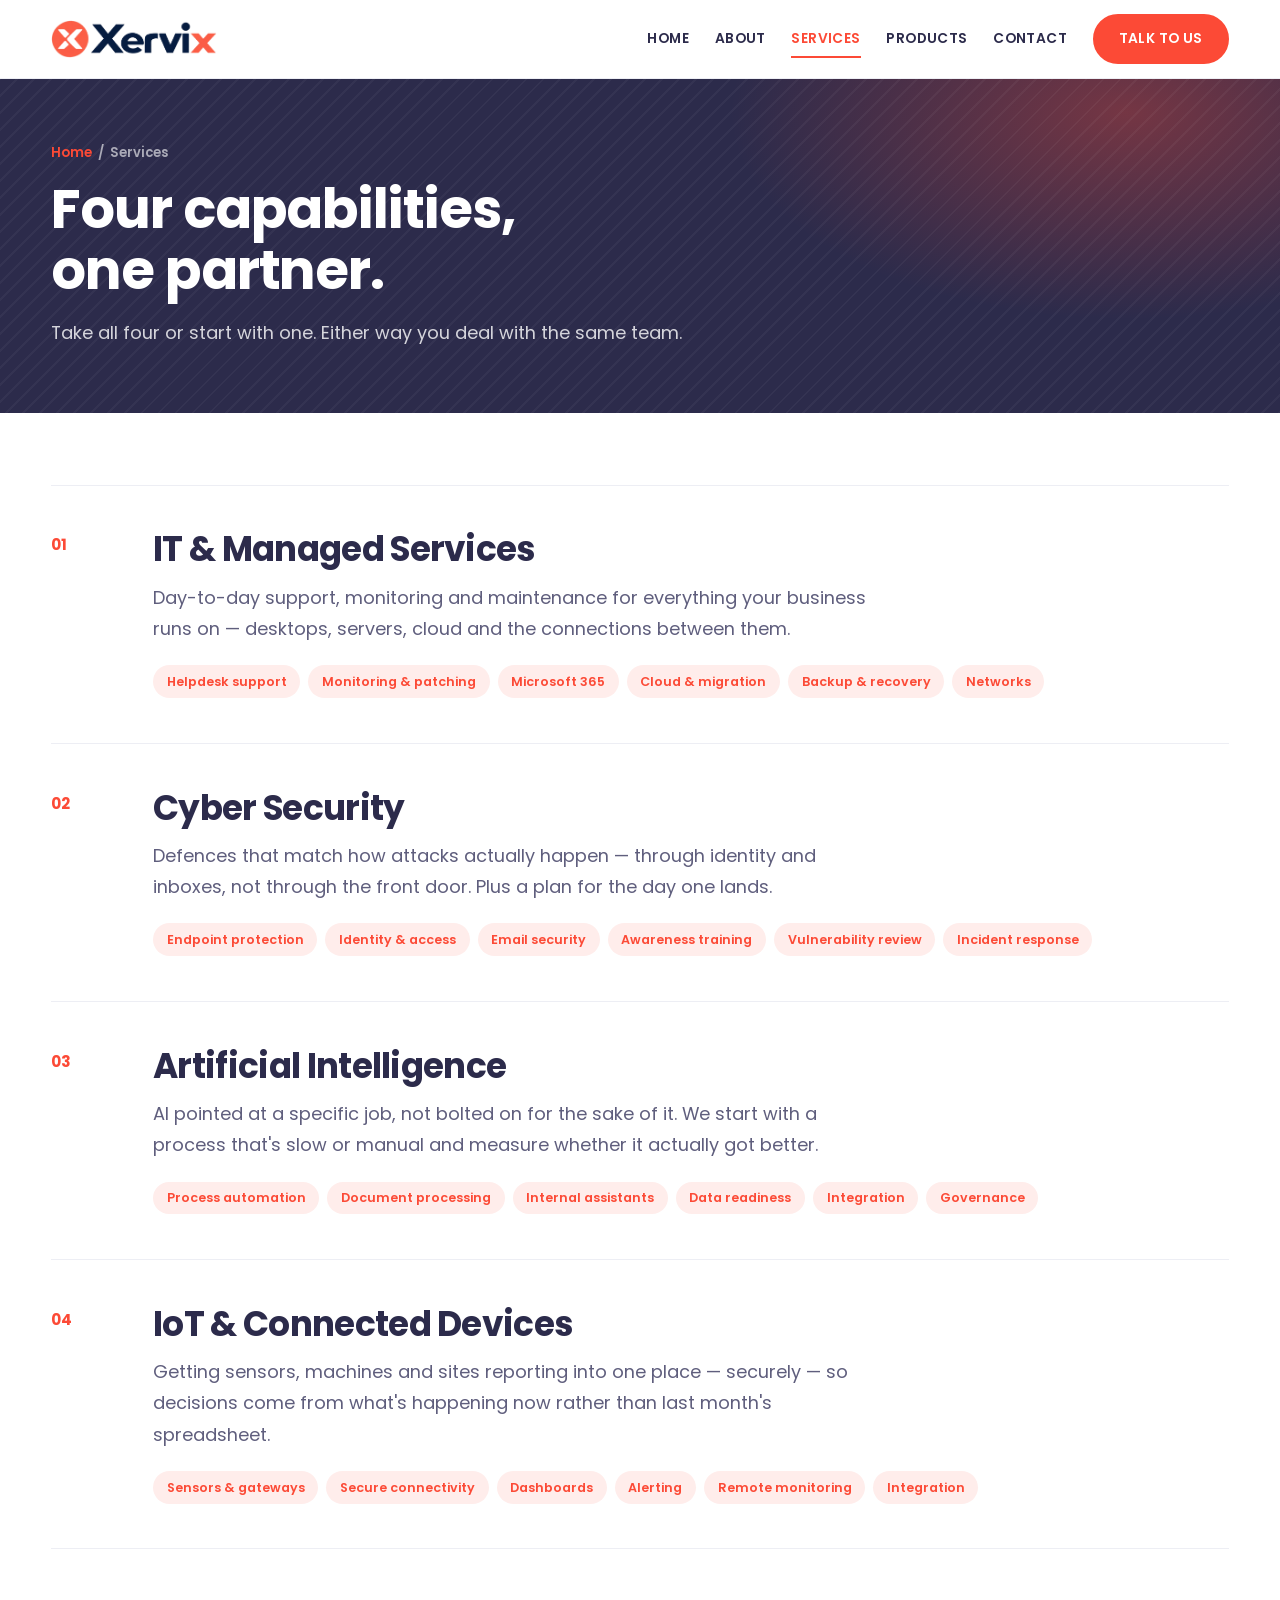
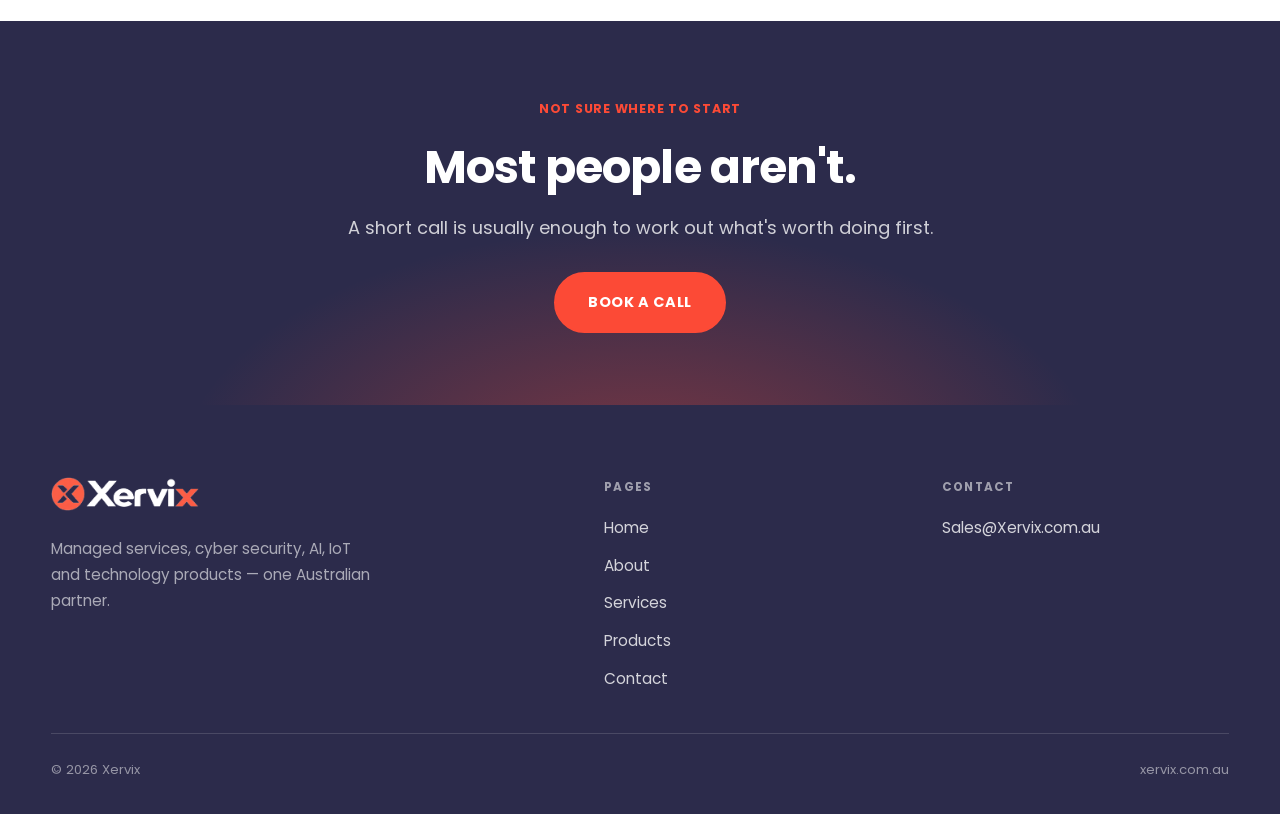
<file: services.html>
<!doctype html>
<html lang="en">
<head>
<meta charset="utf-8">
<meta name="viewport" content="width=device-width, initial-scale=1">
<title>Services — IT, Cyber Security, AI &amp; IoT | Xervix</title>
<meta name="description" content="Xervix delivers IT and managed services, cyber security, artificial intelligence and IoT — four capabilities from one technology partner.">
<link rel="canonical" href="https://www.xervix.com.au/services.html">
<meta name="robots" content="index, follow">
<meta name="theme-color" content="#2c2b4b">

<meta property="og:type" content="website">
<meta property="og:title" content="Services — Xervix">
<meta property="og:description" content="IT and managed services, cyber security, artificial intelligence and IoT.">
<meta property="og:url" content="https://www.xervix.com.au/services.html">
<meta property="og:site_name" content="Xervix">
<meta name="twitter:card" content="summary_large_image">

<link rel="preconnect" href="https://fonts.googleapis.com">
<link rel="preconnect" href="https://fonts.gstatic.com" crossorigin>
<link href="https://fonts.googleapis.com/css2?family=Poppins:wght@400;500;600;700&display=swap" rel="stylesheet">
<link rel="icon" type="image/png" href="assets/logo-mark.png">
<link rel="stylesheet" href="assets/styles.css">

<script type="application/ld+json">
{
  "@context": "https://schema.org",
  "@type": "ItemList",
  "name": "Xervix services",
  "itemListElement": [
    { "@type": "Service", "position": 1, "name": "IT & Managed Services" },
    { "@type": "Service", "position": 2, "name": "Cyber Security" },
    { "@type": "Service", "position": 3, "name": "Artificial Intelligence" },
    { "@type": "Service", "position": 4, "name": "IoT & Connected Devices" }
  ]
}
</script>
</head>
<body>
<a class="skip" href="#main">Skip to content</a>


<header class="site-head">
  <div class="wrap head-in">
    <a class="brand" href="index.html"><img src="assets/logo-xervix.png" alt="Xervix" width="1455" height="334"></a>
    <button class="burger" aria-label="Menu" aria-expanded="false" aria-controls="nav">
      <span></span><span></span><span></span>
    </button>
    <nav class="nav" id="nav">
      <a href="index.html">Home</a>
      <a href="about.html">About</a>
      <a href="services.html" aria-current="page">Services</a>
      <a href="products.html">Products</a>
      <a href="contact.html">Contact</a>
      <a class="btn" href="contact.html">Talk to us</a>
    </nav>
  </div>
</header>

<main id="main">

  <section class="pagehead">
    <div class="wrap">
      <p class="crumb"><a href="index.html">Home</a> &nbsp;/&nbsp; Services</p>
      <h1>Four capabilities,<br>one partner.</h1>
      <p class="lede">Take all four or start with one. Either way you deal with the same team.</p>
    </div>
  </section>

  <section class="sect">
    <div class="wrap">
      <div class="svc" id="it" data-rise="0">
        <div class="svc-num"><span class="idx">01</span></div>
        <div class="svc-body">
          <h2 class="h-sect">IT &amp; Managed Services</h2>
          <p class="lede">Day-to-day support, monitoring and maintenance for everything your business runs on — desktops, servers, cloud and the connections between them.</p>
          <ul class="chips">
            <li>Helpdesk support</li><li>Monitoring &amp; patching</li><li>Microsoft 365</li>
            <li>Cloud &amp; migration</li><li>Backup &amp; recovery</li><li>Networks</li>
          </ul>
        </div>
      </div>

      <div class="svc" id="security" data-rise="0">
        <div class="svc-num"><span class="idx">02</span></div>
        <div class="svc-body">
          <h2 class="h-sect">Cyber Security</h2>
          <p class="lede">Defences that match how attacks actually happen — through identity and inboxes, not through the front door. Plus a plan for the day one lands.</p>
          <ul class="chips">
            <li>Endpoint protection</li><li>Identity &amp; access</li><li>Email security</li>
            <li>Awareness training</li><li>Vulnerability review</li><li>Incident response</li>
          </ul>
        </div>
      </div>

      <div class="svc" id="ai" data-rise="0">
        <div class="svc-num"><span class="idx">03</span></div>
        <div class="svc-body">
          <h2 class="h-sect">Artificial Intelligence</h2>
          <p class="lede">AI pointed at a specific job, not bolted on for the sake of it. We start with a process that's slow or manual and measure whether it actually got better.</p>
          <ul class="chips">
            <li>Process automation</li><li>Document processing</li><li>Internal assistants</li>
            <li>Data readiness</li><li>Integration</li><li>Governance</li>
          </ul>
        </div>
      </div>

      <div class="svc" id="iot" data-rise="0">
        <div class="svc-num"><span class="idx">04</span></div>
        <div class="svc-body">
          <h2 class="h-sect">IoT &amp; Connected Devices</h2>
          <p class="lede">Getting sensors, machines and sites reporting into one place — securely — so decisions come from what's happening now rather than last month's spreadsheet.</p>
          <ul class="chips">
            <li>Sensors &amp; gateways</li><li>Secure connectivity</li><li>Dashboards</li>
            <li>Alerting</li><li>Remote monitoring</li><li>Integration</li>
          </ul>
        </div>
      </div>
    </div>
  </section>

  <section class="cta">
    <div class="wrap">
      <span class="tag" style="justify-content:center">Not sure where to start</span>
      <h2 class="h-sect" style="margin:1.2rem 0 1.2rem">Most people aren't.</h2>
      <p class="lede">A short call is usually enough to work out what's worth doing first.</p>
      <div class="hero-actions">
        <a class="btn btn--solid btn--lg" href="contact.html">Book a call</a>
      </div>
    </div>
  </section>

</main>

<footer class="site-foot">
  <div class="wrap">
    <div class="foot-grid">
      <div>
        <a class="brand" href="index.html"><img src="assets/logo-xervix-light.png" alt="Xervix" width="1455" height="334"></a>
        <p class="muted" style="margin-top:1rem;max-width:36ch;font-size:0.95rem">Managed services, cyber security, AI, IoT and technology products — one Australian partner.</p>
      </div>
      <div>
        <h5>Pages</h5>
        <ul>
          <li><a href="index.html">Home</a></li>
          <li><a href="about.html">About</a></li>
          <li><a href="services.html">Services</a></li>
          <li><a href="products.html">Products</a></li>
          <li><a href="contact.html">Contact</a></li>
        </ul>
      </div>
      <div>
        <h5>Contact</h5>
        <ul>
          <li><a href="mailto:Sales@Xervix.com.au">Sales@Xervix.com.au</a></li>
        </ul>
      </div>
    </div>
    <div class="foot-bar">
      <span>© <span id="year">2026</span> Xervix</span>
      <span>xervix.com.au</span>
    </div>
  </div>
</footer>

<script src="assets/main.js"></script>
</body>
</html>
</file>
<file: assets/styles.css>
/* ==========================================================================
   Xervix — light theme, styled after the Sharp EIT direction the client picked:
   Poppins, deep indigo ink, coral accent, white cards on light-grey bands.
   The earlier dark comparison build has been retired now the direction is settled.
   ========================================================================== */

:root {
  --ink:        #2c2b4b;
  --ink-2:      #454467;
  --ink-soft:   #5f5e7d;
  --ink-mute:   #8b8aa3;

  --canvas:     #ffffff;
  --canvas-2:   #f3f4f8;
  --canvas-3:   #f9f9fb;
  --line:       #e3e4ee;
  --line-soft:  #edeef4;

  --accent:     #fc4a36;
  --accent-dk:  #e23a26;
  --accent-sf:  #ffedeb;

  --font-body: "Poppins", -apple-system, "Segoe UI", Helvetica, Arial, sans-serif;
  --font-display: var(--font-body);

  --gutter: clamp(1.25rem, 4vw, 4rem);
  --maxw: 1320px;
  --r: 12px;
  --r-sm: 8px;
  --ease: cubic-bezier(0.22, 1, 0.36, 1);
  --shadow: 0 1px 2px rgba(44,43,75,0.04), 0 10px 26px rgba(44,43,75,0.06);
  --shadow-lg: 0 2px 6px rgba(44,43,75,0.06), 0 20px 46px rgba(44,43,75,0.12);
}

*, *::before, *::after { box-sizing: border-box; }

html { scroll-behavior: smooth; -webkit-text-size-adjust: 100%; }

body {
  margin: 0;
  background: var(--canvas);
  color: var(--ink-soft);
  font-family: var(--font-body);
  font-size: 17px;
  line-height: 1.7;
  font-weight: 400;
  -webkit-font-smoothing: antialiased;
  overflow-x: hidden;
}

img { max-width: 100%; display: block; }
a { color: inherit; text-decoration: none; }

::selection { background: var(--accent); color: #fff; }

:focus-visible { outline: 2px solid var(--accent); outline-offset: 3px; border-radius: 4px; }

.wrap {
  width: 100%;
  max-width: var(--maxw);
  margin-inline: auto;
  padding-inline: var(--gutter);
}

.skip { position: absolute; left: -9999px; }
.skip:focus {
  left: 1rem; top: 1rem;
  z-index: 999;
  background: var(--accent);
  color: #fff;
  padding: 0.6rem 1rem;
  border-radius: var(--r-sm);
  font-size: 0.85rem;
}

/* --------------------------------------------------------------- type ---- */

h1, h2, h3, h4 {
  font-family: var(--font-display);
  font-weight: 700;
  letter-spacing: -0.02em;
  line-height: 1.12;
  margin: 0;
  color: var(--ink);
  text-wrap: balance;
}

.display { font-size: clamp(2.3rem, 5vw, 4rem); }
.h-sect  { font-size: clamp(1.85rem, 3.6vw, 2.9rem); }
.h-card  { font-size: clamp(1.15rem, 1.7vw, 1.35rem); line-height: 1.25; }

p { margin: 0 0 1.1em; }

.lede {
  font-size: clamp(1rem, 1.4vw, 1.14rem);
  line-height: 1.75;
  color: var(--ink-soft);
  max-width: 62ch;
}

.muted { color: var(--ink-soft); }

/* small uppercase eyebrow */
.tag {
  display: inline-block;
  font-size: 0.78rem;
  font-weight: 700;
  letter-spacing: 0.06em;
  text-transform: uppercase;
  color: var(--ink);
}

.idx {
  font-size: 0.8rem;
  font-weight: 700;
  color: var(--accent);
}

/* -------------------------------------------------------------- header ---- */

.site-head {
  position: sticky;
  top: 0;
  z-index: 800;
  background: rgba(255,255,255,0.94);
  backdrop-filter: blur(12px);
  border-bottom: 1px solid var(--line-soft);
}

.head-in {
  display: flex;
  align-items: center;
  justify-content: space-between;
  gap: 1.5rem;
  height: 78px;
}

.brand {
  display: inline-flex;
  align-items: center;
  flex: 0 0 auto;
}
.brand img {
  height: 38px;
  width: auto;
  display: block;
}
.site-foot .brand img { height: 34px; }

@media (max-width: 720px) {
  .brand img { height: 32px; }
}

.nav { display: flex; align-items: center; gap: clamp(0.85rem, 2vw, 1.9rem); }
.nav a {
  font-size: 0.86rem;
  font-weight: 600;
  letter-spacing: 0.03em;
  text-transform: uppercase;
  white-space: nowrap;
  color: var(--ink);
  padding: 0.4rem 0;
  position: relative;
  transition: color 0.25s var(--ease);
}
.nav a::after {
  content: "";
  position: absolute;
  left: 0; bottom: -1px;
  width: 0; height: 2px;
  background: var(--accent);
  transition: width 0.3s var(--ease);
}
.nav a:hover { color: var(--accent); }
.nav a:hover::after,
.nav a[aria-current="page"]::after { width: 100%; }
.nav a[aria-current="page"] { color: var(--accent); }

/* `.nav a` outranks `.btn`, so the button must restate its own box */
.nav .btn { padding: 0.7rem 1.5rem; color: #fff; }
.nav .btn:hover { color: #fff; }
.nav .btn::after { display: none; }

.btn {
  display: inline-flex;
  align-items: center;
  justify-content: center;
  gap: 0.55rem;
  font-family: var(--font-body);
  font-size: 0.86rem;
  font-weight: 700;
  letter-spacing: 0.04em;
  text-transform: uppercase;
  white-space: nowrap;
  flex: 0 0 auto;
  padding: 0.85rem 1.7rem;
  border-radius: 999px;
  border: 2px solid var(--accent);
  color: #fff;
  background: var(--accent);
  cursor: pointer;
  transition: background 0.25s var(--ease), color 0.25s var(--ease),
              border-color 0.25s var(--ease), transform 0.2s var(--ease);
}
.btn:hover { background: var(--accent-dk); border-color: var(--accent-dk); color: #fff; }
.btn:active { transform: translateY(1px); }

.btn--solid { background: var(--accent); color: #fff; }

.btn--ghost {
  background: #fff;
  border-color: var(--line);
  color: var(--ink);
}
.btn--ghost:hover { background: var(--ink); border-color: var(--ink); color: #fff; }

.btn--lg { padding: 1rem 2rem; font-size: 0.9rem; }

.burger {
  display: none;
  width: 46px; height: 46px;
  border: 1px solid var(--line);
  border-radius: var(--r-sm);
  background: #fff;
  cursor: pointer;
  padding: 0;
  position: relative;
}
.burger span {
  position: absolute;
  left: 13px;
  width: 20px; height: 2px;
  border-radius: 2px;
  background: var(--ink);
  transition: transform 0.3s var(--ease), opacity 0.2s var(--ease);
}
.burger span:nth-child(1) { top: 17px; }
.burger span:nth-child(2) { top: 22px; }
.burger span:nth-child(3) { top: 27px; }
.burger[aria-expanded="true"] span:nth-child(1) { transform: translateY(5px) rotate(45deg); }
.burger[aria-expanded="true"] span:nth-child(2) { opacity: 0; }
.burger[aria-expanded="true"] span:nth-child(3) { transform: translateY(-5px) rotate(-45deg); }

/* ---------------------------------------------------------------- hero ---- */

.hero {
  position: relative;
  background: var(--ink);
  color: #fff;
  overflow: hidden;
}

/* the slot a real photograph drops into — until then, a marked-up stand-in */
.hero-photo {
  position: absolute;
  inset: 0;
  background:
    linear-gradient(115deg, rgba(44,43,75,0.97) 0%, rgba(44,43,75,0.86) 46%, rgba(44,43,75,0.62) 100%),
    repeating-linear-gradient(-45deg, rgba(255,255,255,0.045) 0 2px, transparent 2px 12px),
    radial-gradient(ellipse 60% 90% at 82% 20%, rgba(252,74,54,0.4), transparent 62%),
    #201f38;
}
/* padding-block only — the `padding` shorthand here would wipe .wrap's gutter */
.hero-in {
  position: relative;
  padding-block: clamp(4rem, 13vh, 8.5rem) 0;
}
.hero-in .tag { color: var(--accent); }
.hero h1 { color: #fff; margin: 1.1rem 0 1.4rem; max-width: 19ch; }
.hero .lede { color: rgba(255,255,255,0.8); max-width: 52ch; }

.hero-actions {
  display: flex;
  flex-wrap: wrap;
  gap: 0.8rem;
  margin-top: 2rem;
}

/* numbered strip across the foot of the hero */
.hero-strip {
  position: relative;
  display: grid;
  grid-template-columns: repeat(4, 1fr);
  gap: clamp(0.75rem, 2vw, 2rem);
  margin-top: clamp(3rem, 8vh, 5.5rem);
  border-top: 1px solid rgba(255,255,255,0.18);
}
.pillar {
  display: block;
  padding: 1.4rem 0 1.7rem;
  border-top: 3px solid transparent;
  margin-top: -2px;
  color: rgba(255,255,255,0.72);
  font-size: 0.86rem;
  font-weight: 600;
  line-height: 1.35;
  transition: color 0.25s var(--ease), border-color 0.25s var(--ease);
}
.pillar .idx {
  display: block;
  margin-bottom: 0.35rem;
  color: rgba(255,255,255,0.5);
  transition: color 0.25s var(--ease);
}
.pillar:hover { color: #fff; border-top-color: var(--accent); }
.pillar:hover .idx { color: var(--accent); }

/* ------------------------------------------------------------- section ---- */

.sect { padding: clamp(3.5rem, 8vh, 6rem) 0; position: relative; }
.sect--tint { background: var(--canvas-3); }

.sect-head {
  max-width: 760px;
  margin: 0 auto clamp(2.2rem, 4.5vw, 3.5rem);
  text-align: center;
}
.sect-head .tag { margin-bottom: 0.9rem; }
.sect-head .lede { margin: 1.2rem auto 0; }

/* left-aligned variant, used where a section needs an action beside the text */
.sect-head--left { max-width: none; text-align: left; margin-inline: 0; }
.sect-head--left .lede { margin-inline: 0; }

/* --------------------------------------------------------------- cards ---- */

.grid-3 {
  display: grid;
  grid-template-columns: repeat(auto-fit, minmax(248px, 1fr));
  gap: 1.5rem;
}

.card {
  background: #fff;
  border: 1px solid var(--line);
  border-radius: var(--r);
  padding: 1.4rem 1.4rem 1.5rem;
  display: flex;
  flex-direction: column;
  gap: 0.85rem;
  transition: transform 0.3s var(--ease), box-shadow 0.3s var(--ease);
}
.card:hover { transform: translateY(-4px); box-shadow: var(--shadow-lg); }
.card p { margin: 0; font-size: 0.97rem; }

/* illustration at the head of a card */
.thumb {
  height: 190px;
  border-radius: var(--r-sm);
  overflow: hidden;
  background: var(--canvas-2);
}
.thumb img {
  width: 100%;
  height: 100%;
  object-fit: cover;
  display: block;
  transition: transform 0.45s var(--ease);
}
.card:hover .thumb img { transform: scale(1.04); }

.card-top {
  display: flex;
  align-items: center;
  justify-content: space-between;
  gap: 1rem;
}

.icon {
  width: 44px; height: 44px;
  padding: 9px;
  border-radius: 10px;
  background: var(--accent-sf);
  stroke: var(--accent);
  stroke-width: 1.7;
  stroke-linecap: round;
  stroke-linejoin: round;
  fill: none;
  flex: 0 0 auto;
}

.card-link {
  margin-top: auto;
  padding-top: 0.6rem;
  display: flex;
  align-items: center;
  justify-content: space-between;
  gap: 1rem;
  font-size: 0.8rem;
  font-weight: 700;
  letter-spacing: 0.06em;
  text-transform: uppercase;
  color: var(--accent);
}
.card-link .arw { transition: transform 0.28s var(--ease); }
.card:hover .card-link .arw { transform: translateX(6px); }

/* ------------------------------------------------------- service blocks --- */

.svc {
  display: grid;
  grid-template-columns: 70px minmax(0, 1fr);
  gap: clamp(1rem, 3vw, 2rem);
  padding: clamp(2rem, 3.5vw, 3rem) 0;
  border-top: 1px solid var(--line-soft);
}
.svc:last-child { border-bottom: 1px solid var(--line-soft); }
.svc-num .idx { font-size: 0.95rem; }
.svc-body h2 { font-size: clamp(1.5rem, 2.7vw, 2.15rem); }
.svc-body .lede { max-width: 66ch; margin: 0.8rem 0 1.3rem; }

.chips { list-style: none; margin: 0; padding: 0; display: flex; flex-wrap: wrap; gap: 0.5rem; }
.chips li {
  font-size: 0.79rem;
  font-weight: 600;
  color: var(--accent);
  background: var(--accent-sf);
  border-radius: 999px;
  padding: 0.35rem 0.85rem;
}

/* six-item grids read better as 3 x 2 than 4 + 2 */
.grid-3--trio { grid-template-columns: repeat(3, minmax(0, 1fr)); }
@media (max-width: 980px) { .grid-3--trio { grid-template-columns: repeat(2, minmax(0, 1fr)); } }
@media (max-width: 640px) { .grid-3--trio { grid-template-columns: 1fr; } }

.chips--center {
  justify-content: center;
  max-width: 840px;
  margin-inline: auto;
  gap: 0.6rem;
}
.chips--center li { font-size: 0.92rem; padding: 0.55rem 1.2rem; }

/* one-line summary sitting under a process step heading */
.card .step-lead {
  color: var(--accent);
  font-weight: 600;
  margin-bottom: 0.15rem;
}

/* sticky header clearance for #anchor jumps */
[id] { scroll-margin-top: 96px; }

/* ---------------------------------------------------------- split/about --- */

.split {
  display: grid;
  grid-template-columns: minmax(0, 1fr) minmax(0, 1fr);
  gap: clamp(2rem, 5vw, 4.5rem);
  align-items: center;
}

.frame {
  background: #fff;
  border: 1px solid var(--line);
  border-radius: var(--r);
  box-shadow: var(--shadow);
  padding: clamp(1.5rem, 2.6vw, 2.2rem);
}
.frame dl {
  margin: 0;
  display: grid;
  grid-template-columns: auto 1fr;
  gap: 1rem 1.5rem;
  font-size: 0.96rem;
}
.frame dt {
  font-size: 0.74rem;
  font-weight: 700;
  letter-spacing: 0.08em;
  text-transform: uppercase;
  color: var(--accent);
  padding-top: 0.3rem;
}
.frame dd { margin: 0; color: var(--ink-2); }

/* ----------------------------------------------------------------- cta ---- */

.cta {
  background: var(--ink);
  padding: clamp(3.5rem, 8vh, 5.5rem) 0;
  text-align: center;
  position: relative;
  overflow: hidden;
}
.cta::before {
  content: "";
  position: absolute;
  inset: 0;
  background: radial-gradient(ellipse 55% 100% at 50% 120%, rgba(252,74,54,0.4), transparent 66%);
}
.cta .wrap { position: relative; }
.cta .tag { color: var(--accent); }
.cta h2 { color: #fff; }
.cta .lede { color: rgba(255,255,255,0.78); margin-inline: auto; }
.cta .hero-actions { justify-content: center; margin-top: 1.8rem; }
.cta .btn--ghost { background: transparent; border-color: rgba(255,255,255,0.5); color: #fff; }
.cta .btn--ghost:hover { background: #fff; border-color: #fff; color: var(--ink); }

/* ---------------------------------------------------------------- form ---- */

.form-grid {
  display: grid;
  grid-template-columns: minmax(0, 1.15fr) minmax(0, 0.85fr);
  gap: clamp(2rem, 5vw, 4rem);
  align-items: start;
}

form.contact { display: grid; gap: 1.15rem; }

.field { display: grid; gap: 0.45rem; }
.field--row { display: grid; grid-template-columns: 1fr 1fr; gap: 1.15rem; }

label { font-size: 0.85rem; font-weight: 600; color: var(--ink); }
label .req { color: var(--accent); }

input, select, textarea {
  width: 100%;
  background: #fff;
  border: 1.5px solid var(--line);
  border-radius: var(--r-sm);
  color: var(--ink);
  font-family: var(--font-body);
  font-size: 1rem;
  padding: 0.8rem 1rem;
  transition: border-color 0.2s var(--ease), box-shadow 0.2s var(--ease);
  appearance: none;
}
textarea { min-height: 140px; resize: vertical; }
select {
  background-image: url("data:image/svg+xml,%3Csvg xmlns='http://www.w3.org/2000/svg' width='12' height='8'%3E%3Cpath d='M1 1l5 5 5-5' stroke='%235f5e7d' stroke-width='1.8' fill='none' stroke-linecap='round'/%3E%3C/svg%3E");
  background-repeat: no-repeat;
  background-position: right 1rem center;
  padding-right: 2.6rem;
}
input:focus, select:focus, textarea:focus {
  border-color: var(--accent);
  box-shadow: 0 0 0 4px var(--accent-sf);
  outline: none;
}
input::placeholder, textarea::placeholder { color: #a9a8bd; }

.err { font-size: 0.8rem; color: var(--accent-dk); min-height: 1em; font-weight: 500; }
input[aria-invalid="true"], textarea[aria-invalid="true"], select[aria-invalid="true"] {
  border-color: var(--accent);
}

.hp { position: absolute; left: -9999px; }

.form-note { font-size: 0.85rem; line-height: 1.65; color: var(--ink-mute); }

.form-status {
  border: 1px solid #b8e0c8;
  background: #eefaf2;
  border-radius: var(--r-sm);
  padding: 1rem 1.15rem;
  font-size: 0.95rem;
  font-weight: 500;
  color: #1c7a4a;
  display: none;
}
.form-status.is-on { display: block; }
.form-status.is-error {
  border-color: var(--accent);
  background: var(--accent-sf);
  color: var(--accent-dk);
}

.contact-list { list-style: none; margin: 0; padding: 0; }
.contact-list li { border-bottom: 1px solid var(--line-soft); padding: 1.05rem 0; }
.contact-list li:first-child { border-top: 1px solid var(--line-soft); }
.contact-list .k {
  font-size: 0.72rem;
  font-weight: 700;
  letter-spacing: 0.09em;
  text-transform: uppercase;
  color: var(--ink-mute);
  display: block;
  margin-bottom: 0.3rem;
}
.contact-list .v { font-size: 1.02rem; color: var(--ink); }
.contact-list a { color: var(--accent); font-weight: 600; }
.contact-list a:hover { text-decoration: underline; }

/* -------------------------------------------------------------- footer ---- */

.site-foot {
  background: var(--ink);
  color: rgba(255,255,255,0.72);
  padding: clamp(3rem, 6vw, 4.5rem) 0 2rem;
}
.site-foot .brand { color: #fff; }
.site-foot .muted { color: rgba(255,255,255,0.6); }
.foot-grid {
  display: grid;
  grid-template-columns: minmax(0, 1.4fr) repeat(2, minmax(0, 0.8fr));
  gap: clamp(2rem, 4vw, 3.5rem);
  padding-bottom: 2.5rem;
  border-bottom: 1px solid rgba(255,255,255,0.14);
}
.foot-grid h5 {
  font-size: 0.74rem;
  letter-spacing: 0.1em;
  text-transform: uppercase;
  color: rgba(255,255,255,0.55);
  margin: 0 0 1rem;
  font-weight: 700;
}
.foot-grid ul { list-style: none; margin: 0; padding: 0; display: grid; gap: 0.55rem; }
.foot-grid a { color: rgba(255,255,255,0.8); font-size: 0.96rem; }
.foot-grid a:hover { color: var(--accent); }
.foot-bar {
  display: flex;
  flex-wrap: wrap;
  justify-content: space-between;
  gap: 1rem;
  padding-top: 1.6rem;
  font-size: 0.82rem;
  color: rgba(255,255,255,0.5);
}

/* --------------------------------------------------------- page banner ---- */

.pagehead {
  background: var(--ink);
  color: #fff;
  padding: clamp(3rem, 7vh, 5rem) 0 clamp(2.5rem, 5vh, 3.5rem);
  position: relative;
  overflow: hidden;
}
.pagehead::before {
  content: "";
  position: absolute;
  inset: 0;
  background:
    repeating-linear-gradient(-45deg, rgba(255,255,255,0.04) 0 2px, transparent 2px 12px),
    radial-gradient(ellipse 50% 100% at 88% 10%, rgba(252,74,54,0.35), transparent 62%);
}
.pagehead .wrap { position: relative; }
.pagehead h1 { color: #fff; font-size: clamp(2.1rem, 4.6vw, 3.4rem); margin: 0.9rem 0 1rem; }
.pagehead .lede { color: rgba(255,255,255,0.8); }

.crumb { font-size: 0.82rem; font-weight: 600; color: rgba(255,255,255,0.6); }
.crumb a { color: var(--accent); }
.crumb a:hover { text-decoration: underline; }

/* ------------------------------------------------------------- reveals ---- */

[data-rise] {
  opacity: 0;
  transform: translateY(20px);
  transition: opacity 0.6s var(--ease), transform 0.6s var(--ease);
}
[data-rise].is-in { opacity: 1; transform: none; }

@media (prefers-reduced-motion: reduce) {
  [data-rise] { opacity: 1; transform: none; transition: none; }
  html { scroll-behavior: auto; }
}

/* ----------------------------------------------------------- responsive --- */

@media (max-width: 980px) {
  .split,
  .form-grid { grid-template-columns: 1fr; }
  .hero-strip { grid-template-columns: repeat(2, 1fr); }
  .foot-grid { grid-template-columns: 1fr 1fr; }
}

@media (max-width: 760px) {
  .svc { grid-template-columns: 1fr; gap: 0.5rem; }
}

@media (max-width: 720px) {
  body { font-size: 16px; }
  .burger { display: block; }
  .nav {
    position: absolute;
    top: 100%;
    left: 0;
    right: 0;
    background: #fff;
    border-bottom: 1px solid var(--line);
    box-shadow: var(--shadow-lg);
    flex-direction: column;
    align-items: stretch;
    gap: 0;
    padding: 0.5rem var(--gutter) 1.5rem;
    transform: translateY(-8px);
    opacity: 0;
    visibility: hidden;
    transition: transform 0.35s var(--ease), opacity 0.25s var(--ease), visibility 0.35s;
    z-index: 790;
  }
  .nav.is-open { transform: translateY(0); opacity: 1; visibility: visible; }
  .nav a { font-size: 0.95rem; padding: 0.95rem 0; border-bottom: 1px solid var(--line-soft); }
  .nav a::after { display: none; }
  .nav .btn { margin-top: 1.1rem; border-bottom: 2px solid var(--accent); }
  .hero-photo::after { display: none; }   /* label has nowhere to sit on a phone */
  .hero-strip { grid-template-columns: 1fr; gap: 0; }
  .pillar { border-top: 1px solid rgba(255,255,255,0.14); padding: 1rem 0; margin-top: 0; }
  .field--row { grid-template-columns: 1fr; }
  .foot-grid { grid-template-columns: 1fr; }
}
</file>
